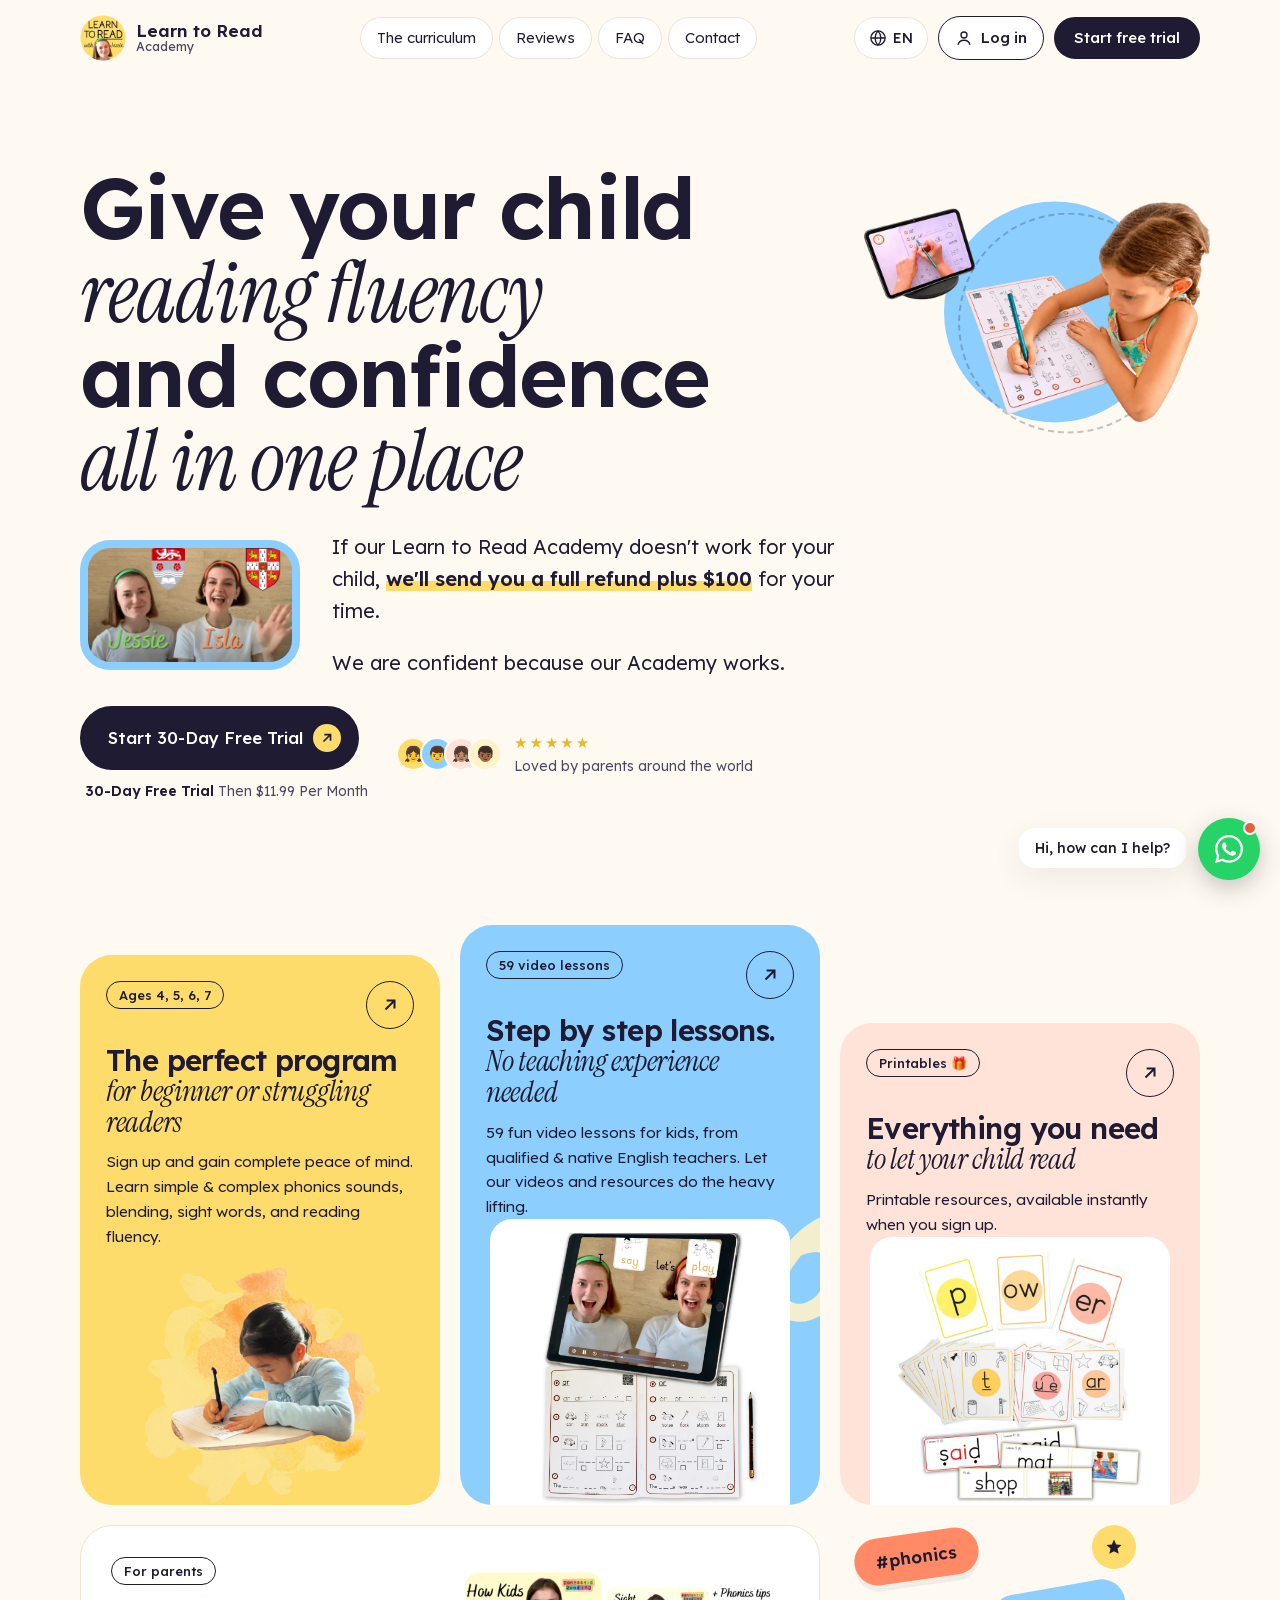
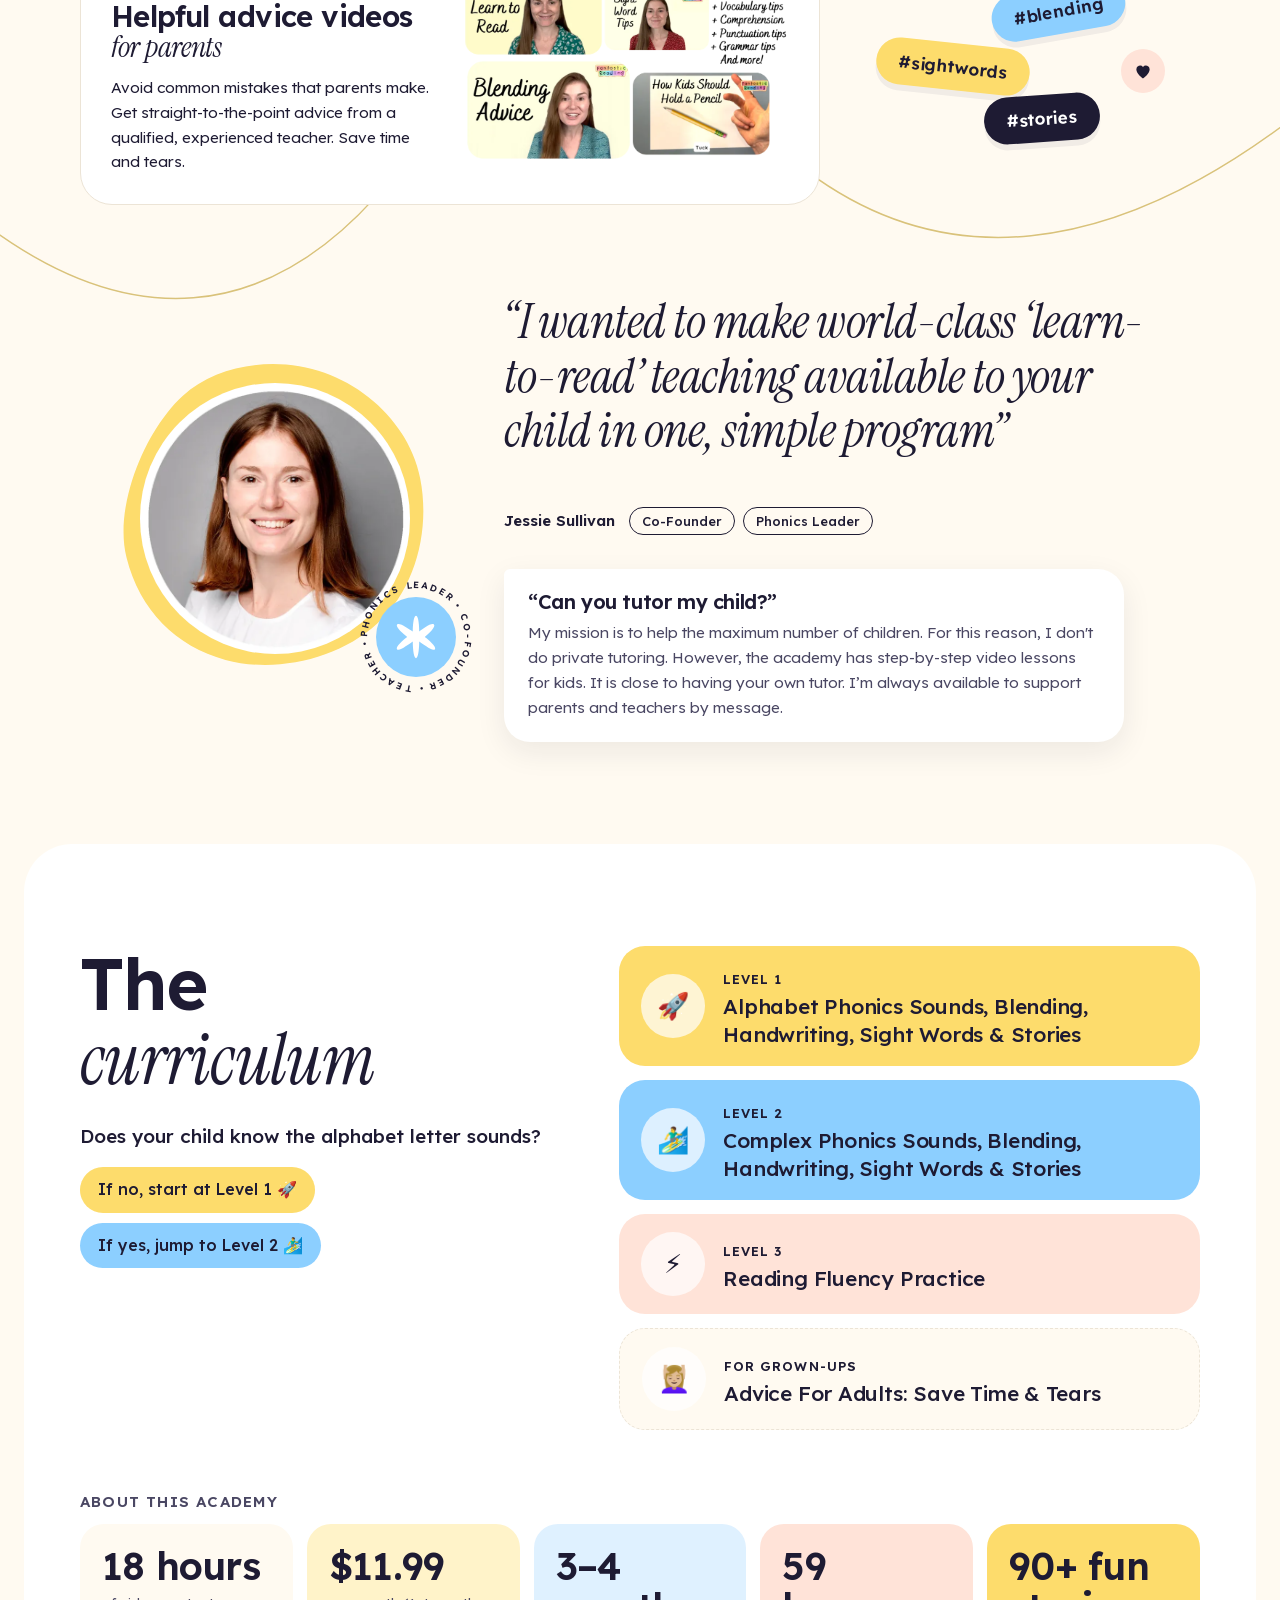
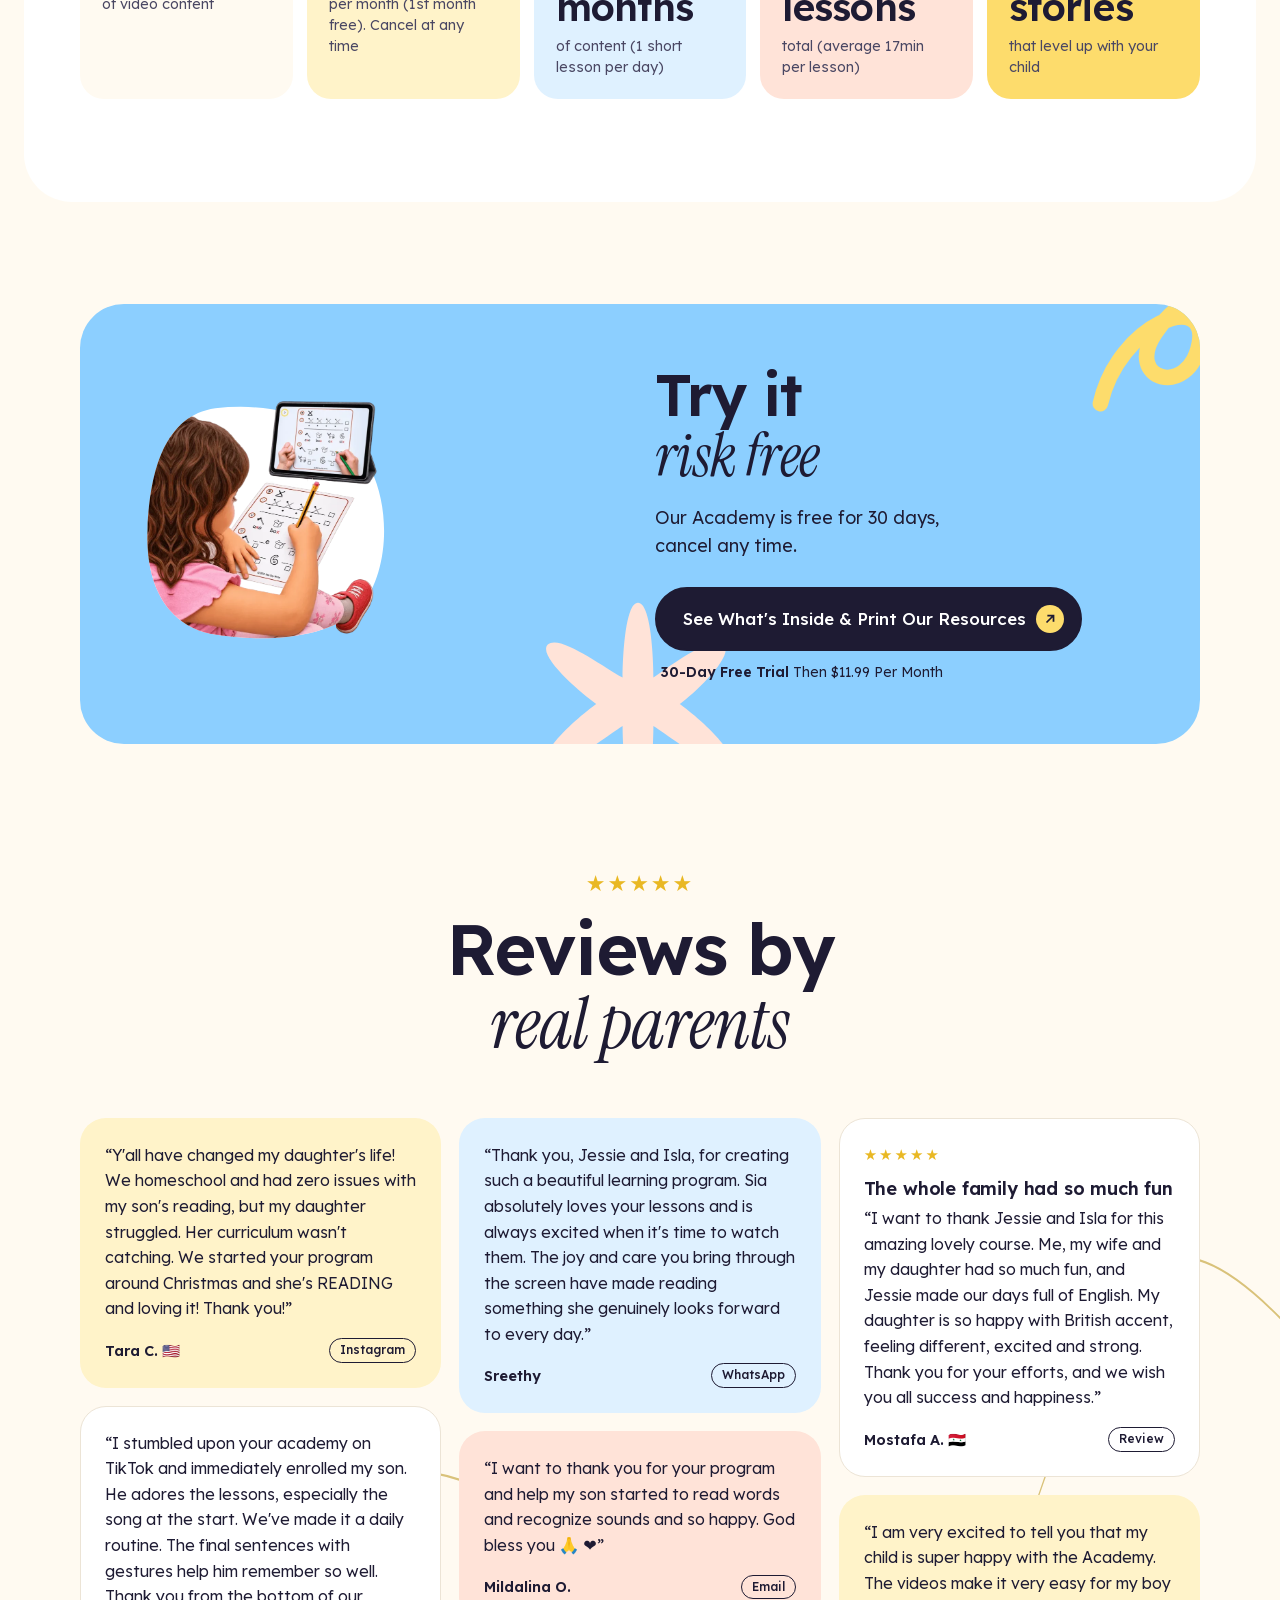
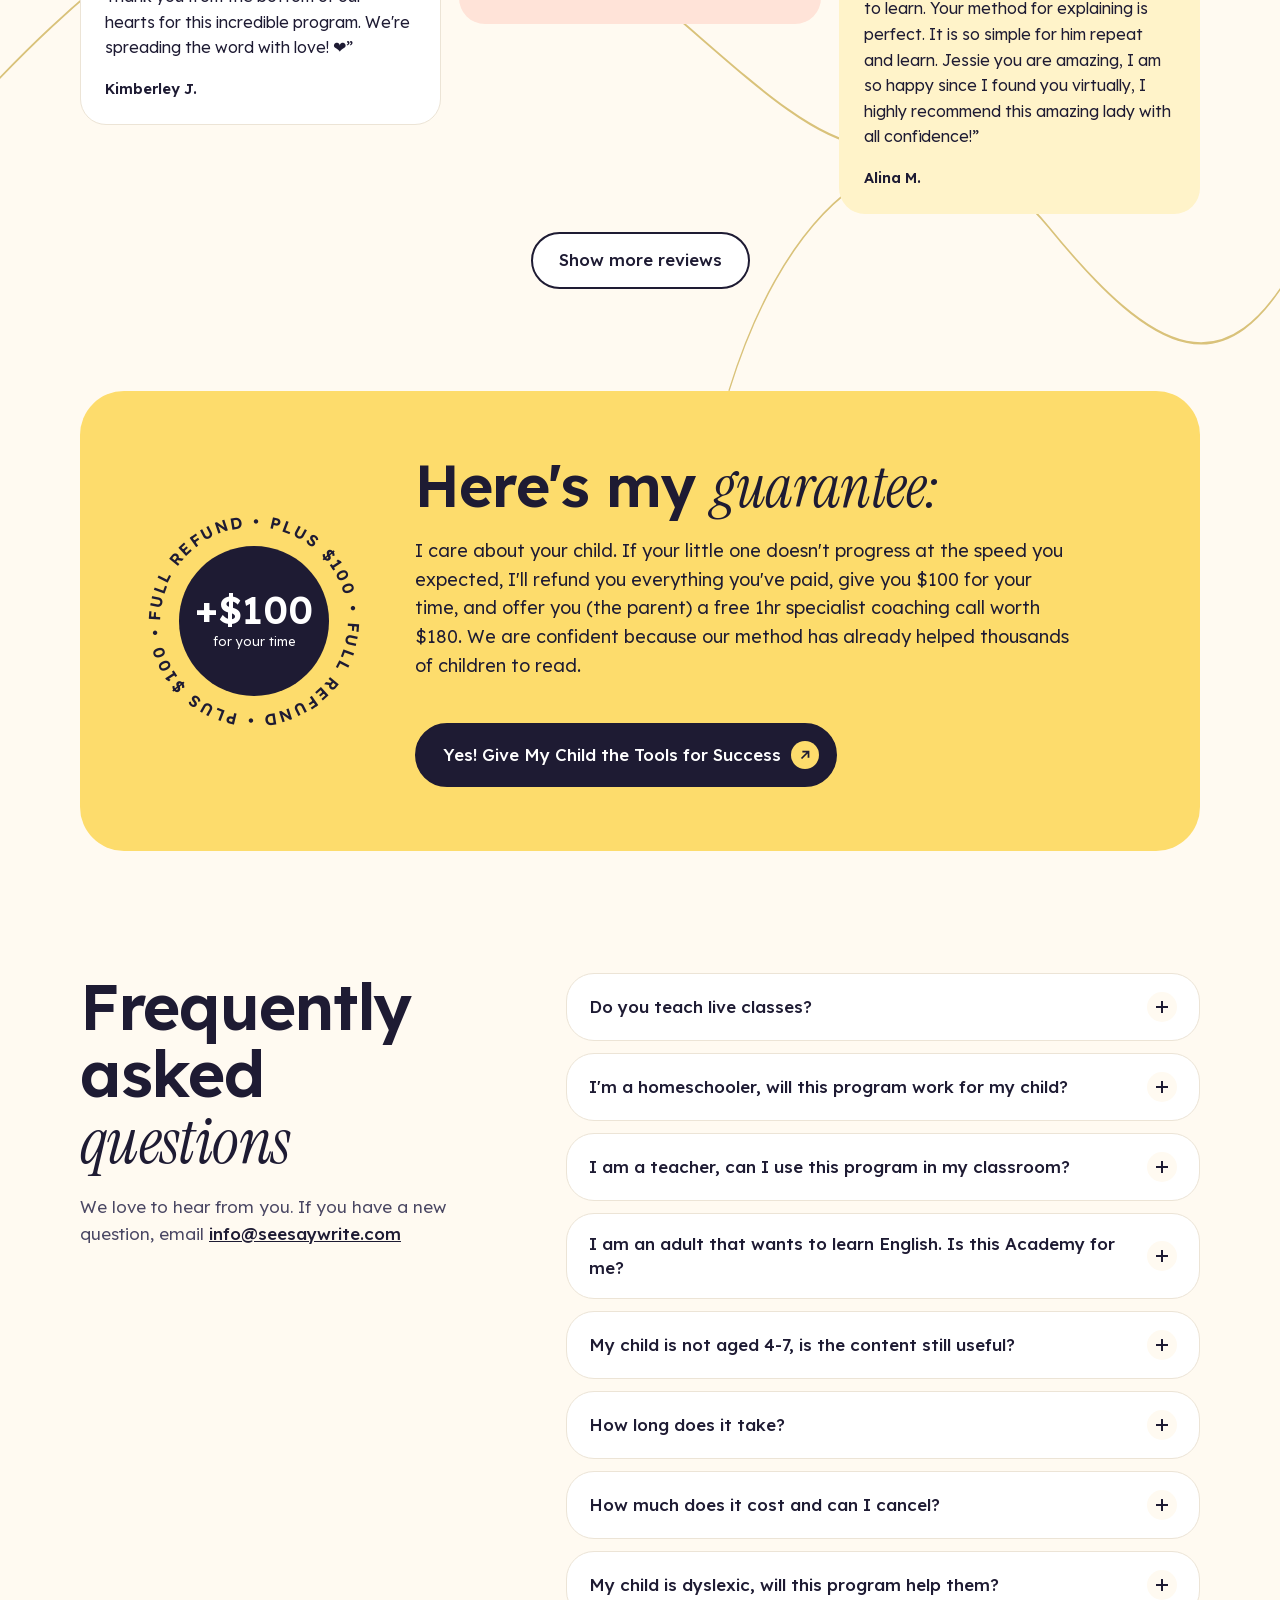
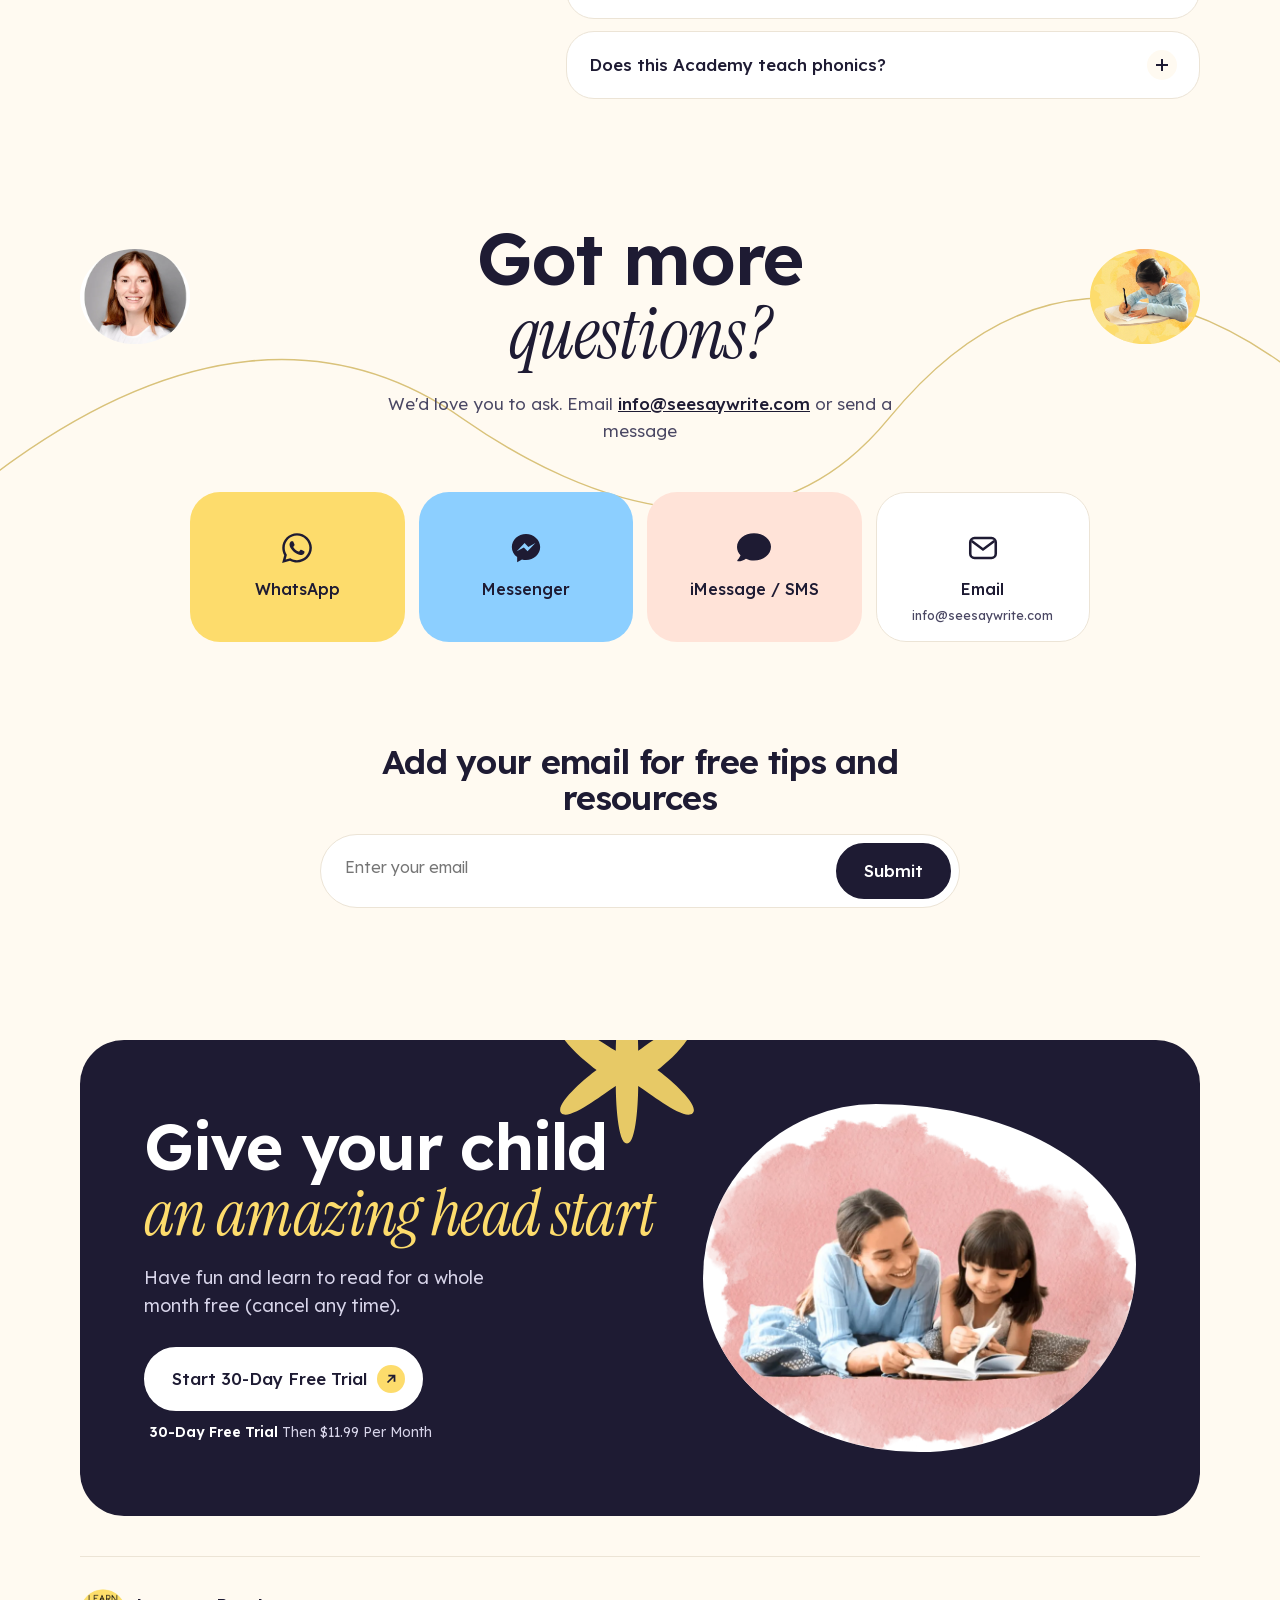
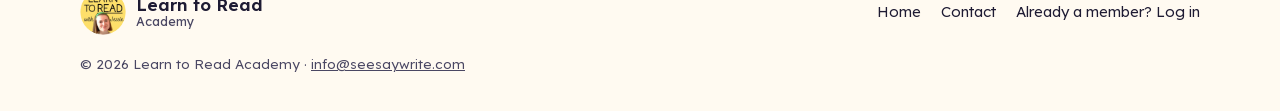
<file: index.html>
<!doctype html>
<html lang="en" dir="ltr">
<head>
  <meta charset="utf-8">
  <meta name="viewport" content="width=device-width, initial-scale=1, viewport-fit=cover">
  <title>The Learn to Read Academy | Learn to read with Jessie</title>
  <meta name="description" content="Give your child reading fluency and confidence all in one place. Step by step phonics video lessons for ages 4–7. 30-day free trial.">
  <link rel="canonical" href="https://www.learntoreadacademy.com/">
  <meta property="og:type" content="website">
  <meta property="og:site_name" content="Learn to Read Academy">
  <meta property="og:url" content="https://www.learntoreadacademy.com/">
  <meta property="og:title" content="The Learn to Read Academy">
  <meta property="og:description" content="Give your child reading fluency and confidence all in one place. 30-day free trial.">
  <meta property="og:image" content="https://www.learntoreadacademy.com/assets/img/og.png">
  <meta name="twitter:card" content="summary_large_image">
  <meta name="theme-color" content="#fddc6c">
  <link rel="icon" href="favicon.ico" sizes="any">
  <link rel="icon" href="assets/favicon-32.png" type="image/png" sizes="32x32">
  <link rel="icon" href="assets/favicon-64.png" type="image/png" sizes="64x64">
  <link rel="apple-touch-icon" href="assets/img/logo-180.png">

  <link rel="preconnect" href="https://fonts.googleapis.com">
  <link rel="preconnect" href="https://fonts.gstatic.com" crossorigin>
  <link rel="preload" href="assets/fonts/lexend-latin.woff2" as="font" type="font/woff2" crossorigin>
  <link rel="preload" href="assets/fonts/instrument-serif-latin-italic.woff2" as="font" type="font/woff2" crossorigin>
  <link rel="stylesheet" href="assets/css/fonts.css">
  <script>
    /* Hide the big headline for a moment until its fonts are ready, so it doesn't jump (max 1.2s). */
    (function () {
      var d = document.documentElement;
      if (!document.fonts || !document.fonts.load) return;
      d.classList.add("fonts-loading");
      var done = function () { d.classList.remove("fonts-loading"); };
      Promise.all([document.fonts.load('600 40px "Lexend"'), document.fonts.load('italic 400 40px "Instrument Serif"')]).then(done, done);
      setTimeout(done, 1200);
    })();
  </script>
  <link rel="stylesheet" href="assets/css/style.css">

  <script type="application/ld+json">
  {
    "@context": "https://schema.org",
    "@type": "Course",
    "name": "The Learn to Read Academy",
    "description": "Step by step phonics video lessons for beginner or struggling readers aged 4 to 7.",
    "provider": { "@type": "Organization", "name": "Learn to Read Academy", "sameAs": "https://www.learntoreadacademy.com" },
    "inLanguage": "en"
  }
  </script>

  <!-- Tolstoy video pop-up (same app key as on Thinkific) -->
  <script>window.tolstoyAppKey = "fcb0cee2-aa79-4c40-9593-32331de65729";</script>
  <script type="module" async src="https://widget.gotolstoy.com/we/widget.js"></script>
  <script type="text/javascript" nomodule async src="https://widget.gotolstoy.com/widget/widget.js"></script>
  <script type="module" src="https://play.gotolstoy.com/widget-v2/widget.js"></script>

  <script src="assets/js/i18n.js"></script>
</head>
<body>
  <a class="skip-link" href="#main" data-i18n="nav.skip">Skip to main content</a>

  <!-- ===================== HEADER ===================== -->
  <header class="site-header" id="top">
    <div class="wrap header-row">
      <a class="brand" href="./" aria-label="Learn to Read Academy, home">
        <img src="assets/img/logo.webp" alt="" width="46" height="46">
        <span class="brand-text">Learn to Read<small>Academy</small></span>
      </a>

      <nav class="main-nav" aria-label="Main">
        <a href="#curriculum" data-i18n="nav.curriculum">The curriculum</a>
        <a href="#reviews" data-i18n="nav.reviews">Reviews</a>
        <a href="#faq" data-i18n="nav.faq">FAQ</a>
        <a href="contact/" data-i18n="nav.contact">Contact</a>
      </nav>

      <div class="header-actions">
        <div class="lang" data-lang-picker>
          <button class="lang-btn" type="button" aria-haspopup="true" aria-expanded="false" aria-label="Change language">
            <svg viewBox="0 0 24 24" fill="none" stroke="currentColor" stroke-width="1.8" aria-hidden="true"><circle cx="12" cy="12" r="9.5"/><path d="M2.5 12h19M12 2.5c2.6 2.8 3.9 6 3.9 9.5s-1.3 6.7-3.9 9.5c-2.6-2.8-3.9-6-3.9-9.5s1.3-6.7 3.9-9.5z"/></svg>
            <span data-lang-current>EN</span>
          </button>
          <ul class="lang-menu" role="menu"></ul>
        </div>
        <a class="login-link" href="https://learntoreadacademy.thinkific.com/courses/take/learntoread" title="Already a member? Log in to your lessons">
          <svg viewBox="0 0 24 24" fill="none" stroke="currentColor" stroke-width="1.8" aria-hidden="true"><circle cx="12" cy="8" r="4"/><path d="M4 21c1.2-4 4.3-6 8-6s6.8 2 8 6"/></svg>
          <span data-i18n="nav.login">Log in</span>
        </a>
        <a class="btn btn-primary btn-sm btn-trial-header" href="https://learntoreadacademy.thinkific.com/cart/add_product/2456921?price_id=3251077" data-i18n="nav.trial">Start free trial</a>
        <button class="menu-toggle" type="button" aria-expanded="false" aria-controls="drawer" aria-label="Menu">
          <svg viewBox="0 0 24 24" fill="none" stroke="currentColor" stroke-width="2" stroke-linecap="round" aria-hidden="true"><path d="M4 7h16M4 12h16M4 17h10"/></svg>
        </button>
      </div>
    </div>
    <div class="drawer" id="drawer">
      <nav aria-label="Mobile">
        <a href="#curriculum" data-i18n="nav.curriculum">The curriculum</a>
        <a href="#reviews" data-i18n="nav.reviews">Reviews</a>
        <a href="#faq" data-i18n="nav.faq">FAQ</a>
        <a href="contact/" data-i18n="nav.contact">Contact</a>
        <a href="https://learntoreadacademy.thinkific.com/courses/take/learntoread" data-i18n="nav.loginLong">Already a member? Log in</a>
      </nav>
      <a class="btn btn-primary" href="https://learntoreadacademy.thinkific.com/cart/add_product/2456921?price_id=3251077" data-i18n="cta.trial">Start 30-Day Free Trial</a>
    </div>
  </header>

  <main id="main">
    <!-- ===================== HERO ===================== -->
    <section class="hero">
      <div class="wrap">
        <div class="hero-grid">
          <h1><span data-i18n-html="hero.title"><span class="line">Give your child</span> <span class="line"><em>reading fluency</em></span> <span class="line">and confidence</span> <span class="line"><em>all in one place</em></span></span></h1>
          <div class="hero-side">
            <div class="hero-pic"><img src="assets/img/hero-girl-tablet.webp?v=2" alt="A girl copying a worksheet while watching the lesson on a tablet" width="940" height="598" fetchpriority="high"></div>
          </div>
        </div>

        <div class="hero-intro">
          <div class="vsl-pill photo-only">
            <span class="inner"><img src="assets/img/jessie-isla.webp" alt="Jessie and Isla, your child's reading teachers" width="900" height="531"></span>
          </div>
          <div class="lead">
            <p data-i18n-html="hero.guarantee">If our Learn to Read Academy doesn't work for your child, <strong>we'll send you a full refund plus $100</strong> for your time.</p>
            <p data-i18n="hero.confident">We are confident because our Academy works.</p>
          </div>
        </div>

        <div class="hero-cta">
          <div class="cta-block">
            <a class="btn btn-primary" href="https://learntoreadacademy.thinkific.com/cart/add_product/2456921?price_id=3251077">
              <span data-i18n="cta.trial">Start 30-Day Free Trial</span>
              <span class="arrow" aria-hidden="true"><svg viewBox="0 0 16 16" fill="none" stroke="currentColor" stroke-width="2"><path d="M4 12L12 4M5 4h7v7"/></svg></span>
            </a>
            <span class="cta-note" data-i18n-html="cta.price"><strong>30-Day Free Trial</strong> Then $11.99 Per Month</span>
          </div>
          <div class="trust">
            <div class="faces" aria-hidden="true"><span style="background:var(--sun)">👧</span><span style="background:var(--sky)">👦</span><span style="background:var(--coral-pale)">👧🏽</span><span style="background:var(--sun-pale)">👦🏾</span></div>
            <div><span class="stars" aria-label="5 stars">★★★★★</span><br><span data-i18n="hero.trust">Loved by parents around the world</span></div>
          </div>
        </div>
      </div>
    </section>

    <!-- ===================== FEATURES ===================== -->
    <section class="features" aria-label="What you get">
      <div class="wrap">
        <div class="cards">
          <article class="card card-sun">
            <div class="card-top">
              <span class="pill" data-i18n="cards.c1.pill">Ages 4, 5, 6, 7</span>
              <a class="circle-link" href="https://learntoreadacademy.thinkific.com/cart/add_product/2456921?price_id=3251077" aria-label="Start 30-Day Free Trial"><svg viewBox="0 0 16 16" fill="none" stroke="currentColor" stroke-width="1.8"><path d="M4 12L12 4M5 4h7v7"/></svg></a>
            </div>
            <div class="card-body">
              <h3 data-i18n-html="cards.c1.title">The perfect program <em>for beginner or struggling readers</em></h3>
              <p data-i18n="cards.c1.text">Sign up and gain complete peace of mind. Learn simple &amp; complex phonics sounds, blending, sight words, and reading fluency.</p>
            </div>
            <div class="card-img"><img src="assets/img/girl-writing.webp" alt="A girl practising her writing" width="300" height="300" loading="lazy" style="width:78%"></div>
          </article>

          <article class="card card-sky">
            <div class="card-top">
              <span class="pill" data-i18n="cards.c2.pill">59 video lessons</span>
              <a class="circle-link" href="https://learntoreadacademy.thinkific.com/cart/add_product/2456921?price_id=3251077" aria-label="Start 30-Day Free Trial"><svg viewBox="0 0 16 16" fill="none" stroke="currentColor" stroke-width="1.8"><path d="M4 12L12 4M5 4h7v7"/></svg></a>
            </div>
            <svg class="shape" viewBox="0 0 100 100" style="width:150px;inset-inline-end:-40px;bottom:150px;opacity:.9" aria-hidden="true"><path d="M8 92 C 22 30, 92 4, 84 46 S 26 74, 50 38 S 96 14, 98 4" fill="none" stroke="#fff3c9" stroke-width="12" stroke-linecap="round"/></svg>
            <div class="card-body">
              <h3 data-i18n-html="cards.c2.title">Step by step lessons. <em>No teaching experience needed</em></h3>
              <p data-i18n="cards.c2.text">59 fun video lessons for kids, from qualified &amp; native English teachers. Let our videos and resources do the heavy lifting.</p>
            </div>
            <div class="card-img framed"><img src="assets/img/product-ipad.webp" alt="A video lesson on an iPad with a printable workbook" width="320" height="320" loading="lazy" style="width:86%"></div>
          </article>

          <article class="card card-coral">
            <div class="card-top">
              <span class="pill" data-i18n="cards.c3.pill">Printables 🎁</span>
              <a class="circle-link" href="https://learntoreadacademy.thinkific.com/cart/add_product/2456921?price_id=3251077" aria-label="Start 30-Day Free Trial"><svg viewBox="0 0 16 16" fill="none" stroke="currentColor" stroke-width="1.8"><path d="M4 12L12 4M5 4h7v7"/></svg></a>
            </div>
            <div class="card-body">
              <h3 data-i18n-html="cards.c3.title">Everything you need <em>to let your child read</em></h3>
              <p data-i18n="cards.c3.text">Printable resources, available instantly when you sign up.</p>
            </div>
            <div class="card-img framed"><img src="assets/img/printables.webp" alt="Printable phonics flashcards" width="300" height="280" loading="lazy" style="width:82%"></div>
          </article>

          <article class="card card-wide">
            <div class="card-body">
              <span class="pill" data-i18n="cards.c4.pill">For parents</span>
              <h3 data-i18n-html="cards.c4.title">Helpful advice videos <em>for parents</em></h3>
              <p data-i18n="cards.c4.text">Avoid common mistakes that parents make. Get straight-to-the-point advice from a qualified, experienced teacher. Save time and tears.</p>
            </div>
            <div class="card-img"><img src="assets/img/parent-videos.webp" alt="Advice videos for parents from Jessie" width="460" height="270" loading="lazy"></div>
          </article>

          <div class="tags-panel" aria-hidden="true">
            <div class="tag-cloud">
              <span class="tag" style="background:var(--coral);top:8px;inset-inline-start:4%;transform:rotate(-8deg)" data-i18n="tags.phonics">#phonics</span>
              <span class="tag" style="background:var(--sky);top:62px;inset-inline-start:42%;transform:rotate(-10deg)" data-i18n="tags.blending">#blending</span>
              <span class="tag" style="background:var(--sun);top:118px;inset-inline-start:10%;transform:rotate(6deg)" data-i18n="tags.sight">#sightwords</span>
              <span class="tag" style="background:var(--ink);color:#fff;top:170px;inset-inline-start:40%;transform:rotate(-4deg)" data-i18n="tags.stories">#stories</span>
              <span class="dot" style="background:var(--sun);top:0;inset-inline-start:70%"><svg viewBox="0 0 24 24"><path d="M12 3l2.6 6 6.4.6-4.8 4.3 1.4 6.3L12 17l-5.6 3.2 1.4-6.3L3 9.6 9.4 9z" fill="#1e1b33"/></svg></span>
              <span class="dot" style="background:var(--coral-pale);top:124px;inset-inline-start:78%"><svg viewBox="0 0 24 24"><path d="M12 21s-8-5-8-11a4.5 4.5 0 0 1 8-2.8A4.5 4.5 0 0 1 20 10c0 6-8 11-8 11z" fill="#1e1b33"/></svg></span>
            </div>
          </div>
        </div>
      </div>
    </section>

    <!-- ===================== JESSIE ===================== -->
    <section class="section bridge-thread" style="padding-top:20px" aria-label="A word from Jessie">
      <svg class="thread" viewBox="0 0 1440 500" preserveAspectRatio="none" aria-hidden="true"><path transform="rotate(180 720 250)" d="M-20 260 C 200 120, 380 120, 520 200 S 860 340, 1000 200 S 1300 60, 1460 160"/></svg>
      <div class="wrap">
        <div class="quote-wrap">
          <div class="quote-photo">
            <svg class="blob" viewBox="0 0 200 200" aria-hidden="true"><path fill="#fddc6c" d="M44 26c22-20 58-24 86-14s52 34 58 64-2 66-26 88-62 30-92 22S18 156 10 124 22 46 44 26z"/></svg>
            <img src="assets/img/jessie.webp" alt="Jessie Sullivan" width="300" height="300" loading="lazy">
            <div class="badge-rotate" aria-hidden="true">
              <svg class="ring" viewBox="0 0 150 150"><defs><path id="ringB" d="M75,75 m-61,0 a61,61 0 1,1 122,0 a61,61 0 1,1 -122,0"/></defs><text><textPath href="#ringB" textLength="380">Phonics leader • Co-founder • Teacher •</textPath></text></svg>
              <div class="core"><svg viewBox="0 0 100 100" width="46" height="46"><path d="M50 4c6 0 7 26 7 34 7-5 27-20 32-15s-13 22-20 27c7 5 27 22 22 27s-26-12-34-17c0 8-1 36-7 36s-7-28-7-36c-8 5-29 22-34 17s15-22 22-27C24 45 4 28 9 23s25 10 34 15c0-8 1-34 7-34z" fill="#fff"/></svg></div>
            </div>
          </div>
          <div>
            <blockquote>
              <p data-i18n="quote.text">“I wanted to make world-class ‘learn-to-read’ teaching available to your child in one, simple program”</p>
              <footer><strong>Jessie Sullivan</strong><span class="pill" data-i18n="quote.role1">Co-Founder</span><span class="pill" data-i18n="quote.role2">Phonics Leader</span></footer>
            </blockquote>
            <div class="bubble-card">
              <h3 data-i18n="tutor.q">“Can you tutor my child?”</h3>
              <p data-i18n="tutor.a">My mission is to help the maximum number of children. For this reason, I don't do private tutoring. However, the academy has step-by-step video lessons for kids. It is close to having your own tutor. I’m always available to support parents and teachers by message.</p>
            </div>
          </div>
        </div>
      </div>
    </section>

    <!-- ===================== CURRICULUM ===================== -->
    <section class="section curriculum" id="curriculum">
      <div class="wrap">
        <div class="curr-grid">
          <div>
            <div class="section-head start">
              <h2 data-i18n-html="curr.title">The <em>curriculum</em></h2>
            </div>
            <p class="choose" data-i18n="curr.question">Does your child know the alphabet letter sounds?</p>
            <div class="choose-chips">
              <span style="background:var(--sun)" data-i18n="curr.no">If no, start at Level 1 🚀</span>
              <span style="background:var(--sky)" data-i18n="curr.yes">If yes, jump to Level 2 🏄‍♂️</span>
            </div>
          </div>
          <ol class="levels" style="list-style:none;margin:0;padding:0">
            <li class="level level-1"><span class="emoji" aria-hidden="true">🚀</span><div><span class="lvl" data-i18n="curr.l1.tag">Level 1</span><h3 data-i18n="curr.l1">Alphabet Phonics Sounds, Blending, Handwriting, Sight Words &amp; Stories</h3></div></li>
            <li class="level level-2"><span class="emoji" aria-hidden="true">🏄‍♂️</span><div><span class="lvl" data-i18n="curr.l2.tag">Level 2</span><h3 data-i18n="curr.l2">Complex Phonics Sounds, Blending, Handwriting, Sight Words &amp; Stories</h3></div></li>
            <li class="level level-3"><span class="emoji" aria-hidden="true">⚡️</span><div><span class="lvl" data-i18n="curr.l3.tag">Level 3</span><h3 data-i18n="curr.l3">Reading Fluency Practice</h3></div></li>
            <li class="level level-4"><span class="emoji" aria-hidden="true">💆🏼‍♀️</span><div><span class="lvl" data-i18n="curr.l4.tag">For grown-ups</span><h3 data-i18n="curr.l4">Advice For Adults: Save Time &amp; Tears</h3></div></li>
          </ol>
        </div>

        <h3 class="stats-title" style="margin-top:clamp(40px,5vw,64px)" data-i18n="about.title">About this Academy</h3>
        <div class="stats" style="margin-top:0">
          <div class="stat"><b data-i18n="about.s1.big">18 hours</b><span data-i18n="about.s1.small">of video content</span></div>
          <div class="stat" style="background:var(--sun-pale)"><b data-i18n="about.s2.big">$11.99</b><span data-i18n="about.s2.small">per month (1st month free). Cancel at any time</span></div>
          <div class="stat" style="background:var(--sky-pale)"><b data-i18n="about.s3.big">3–4 months</b><span data-i18n="about.s3.small">of content (1 short lesson per day)</span></div>
          <div class="stat" style="background:var(--coral-pale)"><b data-i18n="about.s4.big">59 lessons</b><span data-i18n="about.s4.small">total (average 17min per lesson)</span></div>
          <div class="stat" style="background:var(--sun)"><b data-i18n="about.s5.big">90+ fun stories</b><span data-i18n="about.s5.small">that level up with your child</span></div>
        </div>
      </div>
    </section>

    <!-- ===================== RISK-FREE BANNER ===================== -->
    <section class="section">
      <div class="wrap">
        <div class="banner">
          <svg class="shape" viewBox="0 0 100 100" style="width:220px;inset-inline-start:40%;bottom:-70px" aria-hidden="true"><path d="M50 4c6 0 7 26 7 34 7-5 27-20 32-15s-13 22-20 27c7 5 27 22 22 27s-26-12-34-17c0 8-1 36-7 36s-7-28-7-36c-8 5-29 22-34 17s15-22 22-27C24 45 4 28 9 23s25 10 34 15c0-8 1-34 7-34z" fill="#ffe3d8"/></svg>
          <svg class="shape" viewBox="0 0 100 100" style="width:130px;inset-inline-end:-20px;top:-20px" aria-hidden="true"><path d="M8 92 C 22 30, 92 4, 84 46 S 26 74, 50 38 S 96 14, 98 4" fill="none" stroke="#fddc6c" stroke-width="12" stroke-linecap="round"/></svg>
          <div class="banner-img">
            <div class="mask cutout-mask"><img src="assets/img/girl-tablet-worksheet.webp?v=3" alt="A girl copying a worksheet onto paper while watching the same lesson on a tablet" width="734" height="717" loading="lazy" decoding="async"></div>
          </div>
          <div>
            <h2 data-i18n-html="risk.title">Try it <em>risk free</em></h2>
            <p data-i18n="risk.text">Our Academy is free for 30 days, cancel any time.</p>
            <div class="cta-block">
              <a class="btn btn-primary" href="https://learntoreadacademy.thinkific.com/cart/add_product/2456921?price_id=3251077">
                <span data-i18n="risk.cta">See What's Inside &amp; Print Our Resources</span>
                <span class="arrow" aria-hidden="true"><svg viewBox="0 0 16 16" fill="none" stroke="currentColor" stroke-width="2"><path d="M4 12L12 4M5 4h7v7"/></svg></span>
              </a>
              <span class="cta-note" data-i18n-html="cta.price"><strong>30-Day Free Trial</strong> Then $11.99 Per Month</span>
            </div>
          </div>
        </div>
      </div>
    </section>

    <!-- ===================== REVIEWS ===================== -->
    <section class="section has-thread" id="reviews" style="padding-top:20px">
      <svg class="thread" viewBox="0 0 1440 700" preserveAspectRatio="none" aria-hidden="true"><path d="M-20 520 C 220 380, 420 340, 640 420 S 1000 640, 1120 470 S 1260 180, 1460 300"/><path d="M820 700 C 900 560, 1060 520, 1180 600 S 1380 700, 1460 620"/></svg>
      <div class="wrap">
        <div class="section-head">
          <span class="stars" style="font-size:22px" aria-label="5 stars">★★★★★</span>
          <h2 data-i18n-html="reviews.title" style="margin-top:10px">Reviews by <em>real parents</em></h2>
        </div>

        <div class="reviews-grid" id="reviewsGrid">
          <article class="review">
            <p>“Y'all have changed my daughter's life! We homeschool and had zero issues with my son's reading, but my daughter struggled. Her curriculum wasn't catching. We started your program around Christmas and she's READING and loving it! Thank you!”</p>
            <footer><strong>Tara C. 🇺🇸</strong><span class="pill via">Instagram</span></footer>
          </article>
          <article class="review">
            <p>“I stumbled upon your academy on TikTok and immediately enrolled my son. He adores the lessons, especially the song at the start. We've made it a daily routine. The final sentences with gestures help him remember so well. Thank you from the bottom of our hearts for this incredible program. We're spreading the word with love! ❤️”</p>
            <footer><strong>Kimberley J.</strong></footer>
          </article>
          <article class="review">
            <p>“Thank you, Jessie and Isla, for creating such a beautiful learning program. Sia absolutely loves your lessons and is always excited when it's time to watch them. The joy and care you bring through the screen have made reading something she genuinely looks forward to every day.”</p>
            <footer><strong>Sreethy</strong><span class="pill via">WhatsApp</span></footer>
          </article>
          <article class="review">
            <p>“I want to thank you for your program and help my son started to read words and recognize sounds and so happy. God bless you 🙏 ❤️”</p>
            <footer><strong>Mildalina O.</strong><span class="pill via">Email</span></footer>
          </article>
          <article class="review">
            <span class="stars" aria-label="5 stars">★★★★★</span>
            <h3>The whole family had so much fun</h3>
            <p>“I want to thank Jessie and Isla for this amazing lovely course. Me, my wife and my daughter had so much fun, and Jessie made our days full of English. My daughter is so happy with British accent, feeling different, excited and strong. Thank you for your efforts, and we wish you all success and happiness.”</p>
            <footer><strong>Mostafa A. 🇸🇾</strong><span class="pill via">Review</span></footer>
          </article>
          <article class="review">
            <p>“I am very excited to tell you that my child is super happy with the Academy. The videos make it very easy for my boy to learn. Your method for explaining is perfect. It is so simple for him repeat and learn. Jessie you are amazing, I am so happy since I found you virtually, I highly recommend this amazing lady with all confidence!”</p>
            <footer><strong>Alina M.</strong></footer>
          </article>
        </div>
        <div class="reviews-grid reviews-extra">
          <article class="review extra">
            <p>“I'm a parent and find the content extremely valuable for my 6-year-old daughter, who isn't reading independently yet. The materials are fantastic and very engaging for her. She has been making really good progress after watching the videos. I would definitely recommend it to my friends and other mothers with young children.”</p>
            <footer><strong>Jacq</strong><span class="pill via">Email</span></footer>
          </article>
          <article class="review extra">
            <span class="stars" aria-label="5 stars">★★★★★</span>
            <h3>Excellent support for parents</h3>
            <p>“I was struggling with my toddler 😫 and found this amazing resource which changed my way of teaching and helped my child to develop her language skills.”</p>
            <footer><strong>Mariyam B.</strong><span class="pill via">Review</span></footer>
          </article>
          <article class="review extra">
            <p>“Very easy to use. Kids love it. Saw a difference in a month after using your content. All of the content is of a high standard. Highly recommend all of them.”</p>
            <footer><strong>Amith Harikaran</strong></footer>
          </article>
          <article class="review extra">
            <p>“We've only been using the program for a couple of weeks and he's already making so much progress. Amazing value for money!”</p>
            <footer><strong>Feroz Khan</strong></footer>
          </article>
          <article class="review extra">
            <p>“Hello from Italy! 🇮🇹 I got your course for my 4 year old daughter. It is amazing! She is learning so much and she loves to watch Jessie and Isla every day.”</p>
            <footer><strong>Zia Ullah</strong></footer>
          </article>
          <article class="review extra">
            <p>“I love these videos! They are short, straight to the point, and very interesting. They teach kids about phonics, letters sounds. They are fun and it's a great excuse to let your child watch videos!”</p>
            <footer><strong>Reema</strong></footer>
          </article>
          <article class="review extra">
            <p>“These little lessons have done wonders for our daughters introduction to phonics, she engages so well with the lessons, they are really helping her get the hang of reading.”</p>
            <footer><strong>Stephen Dale</strong></footer>
          </article>
          <article class="review extra">
            <p>“Its one of the most awesome printables and very easy for the kids to follow. Im very happy to stumble upon Jessie. What more can a mother ask from the teacher. These ladies are my kids guru. Respect to them.”</p>
            <footer><strong>Arthie Viswanathan</strong></footer>
          </article>
          <article class="review extra">
            <p>“Super! A fun way to learn to read in English … (for my son and me)”</p>
            <footer><strong>Silvia Pereda</strong></footer>
          </article>
          <article class="review extra">
            <p>“Suitable for all - I love how you have the option to rewatch or watch specific target videos for sounds that need revision.”</p>
            <footer><strong>Literacy charity coordinator</strong></footer>
          </article>
          <article class="review extra">
            <p>“I have learnt so much about phonics, I feel much better to support my children to read and write.”</p>
            <footer><strong>Emily</strong></footer>
          </article>
          <article class="review extra">
            <p>“As a parent, these phonics videos are really easy to use. It is reassuring to know my son is now receiving the phonics support he needs to start to read and write.”</p>
            <footer><strong>Ming</strong></footer>
          </article>
          <article class="review extra">
            <p>“Brilliant, super nice way of explanation! Easy catchy and just beautiful ❤️❤️”</p>
            <footer><strong>Elisa</strong></footer>
          </article>
        </div>
        <div class="reviews-more">
          <button class="btn btn-light" type="button" id="moreReviews" aria-controls="reviewsGrid" aria-expanded="false" data-i18n="reviews.more">Show more reviews</button>
        </div>
        <p class="reviews-note" data-i18n="reviews.note" hidden>Reviews are shown in their original language.</p>
      </div>
    </section>

    <!-- ===================== GUARANTEE ===================== -->
    <section class="section" style="padding-top:0">
      <div class="wrap">
        <div class="guarantee">
          <div class="seal" aria-hidden="true">
            <svg class="ring" viewBox="0 0 150 150"><defs><path id="ringC" d="M75,75 m-64,0 a64,64 0 1,1 128,0 a64,64 0 1,1 -128,0"/></defs><text style="font-size:11px;font-weight:600;letter-spacing:.2em;fill:#1e1b33;font-family:Lexend,sans-serif"><textPath href="#ringC" textLength="398">FULL REFUND • PLUS $100 • FULL REFUND • PLUS $100 •</textPath></text></svg>
            <div class="core"><div><b>+$100</b><span data-i18n="guarantee.seal">for your time</span></div></div>
          </div>
          <div>
            <h2 data-i18n-html="guarantee.title">Here's my <em>guarantee:</em></h2>
            <p data-i18n="guarantee.text">I care about your child. If your little one doesn't progress at the speed you expected, I'll refund you everything you've paid, give you $100 for your time, and offer you (the parent) a free 1hr specialist coaching call worth $180. We are confident because our method has already helped thousands of children to read.</p>
            <a class="btn btn-primary" href="https://learntoreadacademy.thinkific.com/cart/add_product/2456921?price_id=3251077">
              <span data-i18n="guarantee.cta">Yes! Give My Child the Tools for Success</span>
              <span class="arrow" aria-hidden="true"><svg viewBox="0 0 16 16" fill="none" stroke="currentColor" stroke-width="2"><path d="M4 12L12 4M5 4h7v7"/></svg></span>
            </a>
          </div>
        </div>
      </div>
    </section>

    <!-- ===================== FAQ ===================== -->
    <section class="section" id="faq" style="padding-top:20px">
      <div class="wrap faq-grid">
        <div class="section-head start">
          <h2 data-i18n-html="faq.title">Frequently asked <em>questions</em></h2>
          <p data-i18n-html="faq.sub">We love to hear from you. If you have a new question, email <a href="mailto:info@seesaywrite.com">info@seesaywrite.com</a></p>
        </div>
        <div class="faq-list">
          <details><summary><span data-i18n="faq.q1">Do you teach live classes?</span><span class="plus" aria-hidden="true"><svg viewBox="0 0 14 14" stroke="currentColor" stroke-width="2"><path d="M7 1v12M1 7h12"/></svg></span></summary><div class="answer" data-i18n="faq.a1">The academy includes pre-recorded, clear, step-by-step lessons only. When your child follows the steps, it is like having a 1 to 1 tutor.</div></details>
          <details><summary><span data-i18n="faq.q2">I'm a homeschooler, will this program work for my child?</span><span class="plus" aria-hidden="true"><svg viewBox="0 0 14 14" stroke="currentColor" stroke-width="2"><path d="M7 1v12M1 7h12"/></svg></span></summary><div class="answer" data-i18n="faq.a2">Our best reviews are from parents that homeschool their kids. That's because they follow the program consistently and watch my advice videos. If you're a homeschooler, I'm here for you!</div></details>
          <details><summary><span data-i18n="faq.q3">I am a teacher, can I use this program in my classroom?</span><span class="plus" aria-hidden="true"><svg viewBox="0 0 14 14" stroke="currentColor" stroke-width="2"><path d="M7 1v12M1 7h12"/></svg></span></summary><div class="answer" data-i18n="faq.a3">Many schools are using it as a low-cost phonics program. It requires no planning for teachers. Some schools use it for interventions. If you follow the program, your students will learn to read or we will give your money back.</div></details>
          <details><summary><span data-i18n="faq.q4">I am an adult that wants to learn English. Is this Academy for me?</span><span class="plus" aria-hidden="true"><svg viewBox="0 0 14 14" stroke="currentColor" stroke-width="2"><path d="M7 1v12M1 7h12"/></svg></span></summary><div class="answer" data-i18n="faq.a4">The content is made for kids. It is also aimed at beginner readers. However, several adults have used our content to learn to read English. Many parents who speak English as an additional language have improved their reading skills by watching the lessons with their kids. I recommend using the free trial to see if it is for you.</div></details>
          <details><summary><span data-i18n="faq.q5">My child is not aged 4-7, is the content still useful?</span><span class="plus" aria-hidden="true"><svg viewBox="0 0 14 14" stroke="currentColor" stroke-width="2"><path d="M7 1v12M1 7h12"/></svg></span></summary><div class="answer" data-i18n="faq.a5">If your child is aged 8-10 and they cannot yet read and write in English, this Academy is for them. If your child is dyslexic, please read my other FAQ. Children aged 10+ may find the content is too young for them. Children aged 3 have benefited from our academy, but this is a little younger than national averages.</div></details>
          <details><summary><span data-i18n="faq.q6">How long does it take?</span><span class="plus" aria-hidden="true"><svg viewBox="0 0 14 14" stroke="currentColor" stroke-width="2"><path d="M7 1v12M1 7h12"/></svg></span></summary><div class="answer" data-i18n="faq.a6">We recommend your child completes one short lesson every day at the same time (kids love routine and consistency). If you follow this advice, a complete beginner reader will complete the whole academy within 3–4 months. However, every child is different and it's normal to return to some old lessons for revision and practice. Younger children (aged 4) will need more revision than older children (aged 6).</div></details>
          <details><summary><span data-i18n="faq.q7">How much does it cost and can I cancel?</span><span class="plus" aria-hidden="true"><svg viewBox="0 0 14 14" stroke="currentColor" stroke-width="2"><path d="M7 1v12M1 7h12"/></svg></span></summary><div class="answer" data-i18n="faq.a7">The first month is free, then after that it is $11.99 per month until you cancel. You can cancel at any time. It is very easy, and if you have any problems, we will help you cancel straight away.</div></details>
          <details><summary><span data-i18n="faq.q8">My child is dyslexic, will this program help them?</span><span class="plus" aria-hidden="true"><svg viewBox="0 0 14 14" stroke="currentColor" stroke-width="2"><path d="M7 1v12M1 7h12"/></svg></span></summary><div class="answer" data-i18n="faq.a8">It is very likely to help, however the best strategies for dyslexic children are tailored and personalised. Studies show that early intervention and additional support is crucial for dyslexic children. The earlier the support, the more impactful it is. Meta-studies show that early phonemic awareness and phonics instruction often helps dyslexic learners overcome their language processing issues, especially those that aren't severely affected. Our Academy gives crucial phonics and phonemic awareness instruction.</div></details>
          <details><summary><span data-i18n="faq.q9">Does this Academy teach phonics?</span><span class="plus" aria-hidden="true"><svg viewBox="0 0 14 14" stroke="currentColor" stroke-width="2"><path d="M7 1v12M1 7h12"/></svg></span></summary><div class="answer" data-i18n="faq.a9">Yes, our method teaches phonics directly. Each new sound is introduced one at a time, alongside blending skills. Knowledge is built sequentially. The latest research advises that children are taught using a mix of phonics and sight words (the best of both worlds).</div></details>
        </div>
      </div>
    </section>

    <!-- ===================== TALK TO US ===================== -->
    <section class="section talk" style="padding-top:20px">
      <svg class="thread" viewBox="0 0 1440 500" preserveAspectRatio="none" aria-hidden="true"><path d="M-20 260 C 200 120, 380 120, 520 200 S 860 340, 1000 200 S 1300 60, 1460 160"/></svg>
      <div class="wrap">
        <div class="talk-head">
          <div class="face" style="background:var(--sky)"><img src="assets/img/jessie.webp" alt="" loading="lazy" width="110" height="96"></div>
          <div class="section-head">
            <h2 data-i18n-html="talk.title">Got more <em>questions?</em></h2>
          </div>
          <div class="face" style="background:var(--sun)"><img src="assets/img/girl-writing.webp" alt="" loading="lazy" width="110" height="96"></div>
        </div>
        <p class="talk-sub" data-i18n-html="talk.sub">We'd love you to ask. Email <a href="mailto:info@seesaywrite.com">info@seesaywrite.com</a> or send a message</p>
        <div class="tiles">
          <a class="tile tile-wa" href="https://wa.me/447386895248?text=Hello!" target="_blank" rel="noopener">
            <svg viewBox="0 0 448 512" aria-hidden="true"><path fill="#1e1b33" d="M380.9 97.1C339 55.1 283.2 32 223.9 32c-122.4 0-222 99.6-222 222 0 39.1 10.2 77.3 29.6 111L0 480l117.7-30.9c32.4 17.7 68.9 27 106.1 27h.1c122.3 0 224.1-99.6 224.1-222 0-59.3-25.2-115-67.1-157zm-157 341.6c-33.2 0-65.7-8.9-94-25.7l-6.7-4-69.8 18.3L72 359.2l-4.4-7c-18.5-29.4-28.2-63.3-28.2-98.2 0-101.7 82.8-184.5 184.6-184.5 49.3 0 95.6 19.2 130.4 54.1 34.8 34.9 56.2 81.2 56.1 130.5 0 101.8-84.9 184.6-186.6 184.6zm101.2-138.2c-5.5-2.8-32.8-16.2-37.9-18-5.1-1.9-8.8-2.8-12.5 2.8-3.7 5.6-14.3 18-17.6 21.8-3.2 3.7-6.5 4.2-12 1.4-5.5-2.8-23.2-8.5-44.2-27.1-16.4-14.6-27.4-32.7-30.6-38.1-3.2-5.5-.3-8.4 2.4-11.2 2.5-2.5 5.5-6.4 8.3-9.6 2.8-3.2 3.7-5.5 5.5-9.3 1.9-3.7 1-6.9-.5-9.7-1.4-2.8-12.5-30.1-17.1-41.2-4.5-10.8-9.1-9.3-12.5-9.5-3.2-.2-6.9-.2-10.6-.2-3.7 0-9.7 1.4-14.8 6.9-5.1 5.6-19.4 19-19.4 46.3 0 27.3 19.9 53.7 22.6 57.4 2.8 3.7 39.1 59.7 94.8 83.8 13.2 5.8 23.5 9.2 31.5 11.8 13.3 4.2 25.4 3.6 35 2.2 10.7-1.6 32.8-13.4 37.4-26.4 4.6-13 4.6-24.1 3.2-26.4-1.3-2.5-5-3.9-10.5-6.6z"/></svg>
            WhatsApp
          </a>
          <a class="tile tile-ms" href="https://m.me/elliot.shimmin" target="_blank" rel="noopener">
            <svg viewBox="0 0 24 24" aria-hidden="true"><path fill="#1e1b33" d="M12 2.04c-5.5 0-10 4.14-10 9.22 0 2.9 1.46 5.5 3.75 7.15V22l3.41-1.87c.92.26 1.89.41 2.84.41 5.5 0 10-4.14 10-9.22s-4.5-9.28-10-9.28zm1.09 12.31l-2.58-2.75-5.05 2.75 5.55-5.89 2.63 2.75 5-2.75-5.55 5.89z"/></svg>
            Messenger
          </a>
          <a class="tile tile-sms" href="sms:+447386895248">
            <svg viewBox="0 0 512 512" aria-hidden="true"><path fill="#1e1b33" d="M256 32C114.6 32 0 125.1 0 240c0 47.6 19.9 91.2 52.9 126.3C38 405.7 7 439.1 6.5 439.6c-2.9 3.1-3.1 7.8-1.1 11.4 2.1 3.6 5.9 5.8 10 5.8 51.1 0 91.5-22.1 118.8-39.9 38 18.2 80 28.5 121.8 28.5 141.4 0 256-93.1 256-208S397.4 32 256 32z"/></svg>
            <span data-i18n="talk.sms">iMessage / SMS</span>
          </a>
          <a class="tile tile-mail" href="mailto:info@seesaywrite.com" data-copy-email="info@seesaywrite.com">
            <svg viewBox="0 0 24 24" fill="none" stroke="#1e1b33" stroke-width="1.8" aria-hidden="true"><rect x="3" y="5" width="18" height="14" rx="3"/><path d="M4 7l8 6 8-6"/></svg>
            <span data-i18n="talk.email">Email</span>
            <small class="tile-addr">info@seesaywrite.com</small>
          </a>
        </div>
      </div>
    </section>

    <!-- ===================== NEWSLETTER (shown only when an email service is set in assets/js/config.js) ===================== -->
    <section class="section" id="newsletter" style="padding-top:0" hidden>
      <div class="wrap">
        <div class="newsletter">
          <h2 data-i18n="news.title">Add your email for free tips and resources</h2>
          <form id="newsletterForm" novalidate>
            <label><span class="sr-only" data-i18n="news.label">Email (required)</span><input type="email" name="email" required autocomplete="email" placeholder="Enter your email" data-i18n-placeholder="news.placeholder"></label>
            <button class="btn btn-primary" type="submit" data-i18n="news.submit">Submit</button>
          </form>
          <p class="msg" role="status" aria-live="polite"></p>
        </div>
      </div>
    </section>

    <!-- ===================== FINAL CTA ===================== -->
    <section class="section" style="padding-top:0">
      <div class="wrap">
        <div class="final">
          <svg class="shape" viewBox="0 0 100 100" style="width:160px;inset-inline-end:44%;top:-50px;opacity:.9" aria-hidden="true"><path d="M50 4c6 0 7 26 7 34 7-5 27-20 32-15s-13 22-20 27c7 5 27 22 22 27s-26-12-34-17c0 8-1 36-7 36s-7-28-7-36c-8 5-29 22-34 17s15-22 22-27C24 45 4 28 9 23s25 10 34 15c0-8 1-34 7-34z" fill="#fddc6c"/></svg>
          <div>
            <h2 data-i18n-html="final.title">Give your child <em>an amazing head start</em></h2>
            <p data-i18n="final.text">Have fun and learn to read for a whole month free (cancel any time).</p>
            <div class="cta-block">
              <a class="btn btn-light" href="https://learntoreadacademy.thinkific.com/cart/add_product/2456921?price_id=3251077">
                <span data-i18n="cta.trial">Start 30-Day Free Trial</span>
                <span class="arrow" aria-hidden="true"><svg viewBox="0 0 16 16" fill="none" stroke="currentColor" stroke-width="2"><path d="M4 12L12 4M5 4h7v7"/></svg></span>
              </a>
              <span class="cta-note" data-i18n-html="cta.price"><strong>30-Day Free Trial</strong> Then $11.99 Per Month</span>
            </div>
          </div>
          <div class="final-img"><img src="assets/img/girl-laptop.webp" alt="A mum and her daughter reading a book together" width="460" height="370" loading="lazy"></div>
        </div>
      </div>
    </section>
  </main>

  <!-- ===================== FOOTER ===================== -->
  <footer class="site-footer">
    <div class="wrap">
      <div class="footer-row">
        <a class="brand" href="./"><img src="assets/img/logo.webp" alt="" width="46" height="46" loading="lazy"><span>Learn to Read<small>Academy</small></span></a>
        <ul class="footer-links">
          <li><a href="./" data-i18n="footer.home">Home</a></li>
          <li><a href="contact/" data-i18n="nav.contact">Contact</a></li>
          <li><a href="https://learntoreadacademy.thinkific.com/courses/take/learntoread" data-i18n="nav.loginLong">Already a member? Log in</a></li>
        </ul>
      </div>
      <p class="footer-small">© <span data-year>2026</span> Learn to Read Academy · <a href="mailto:info@seesaywrite.com">info@seesaywrite.com</a></p>
    </div>
  </footer>

  <script src="assets/js/config.js"></script>
  <script src="assets/js/main.js"></script>
</body>
</html>
</file>
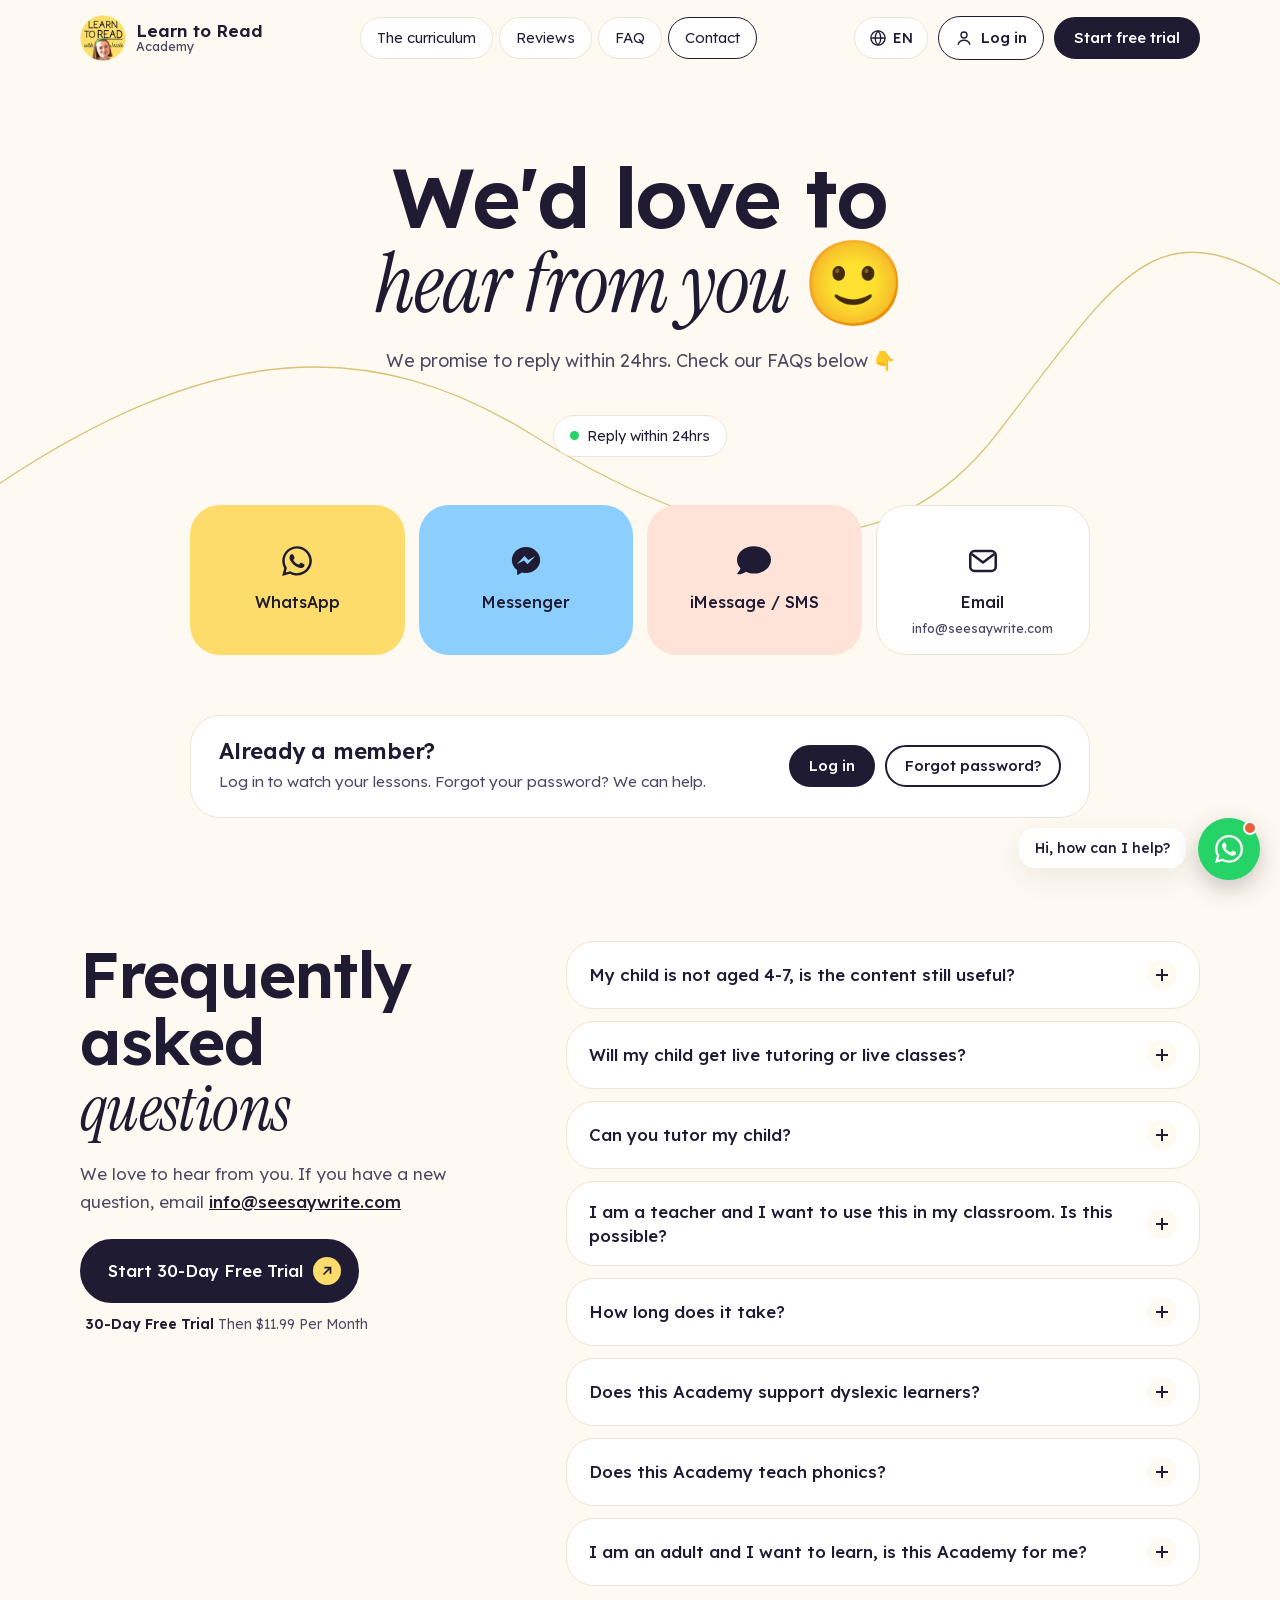
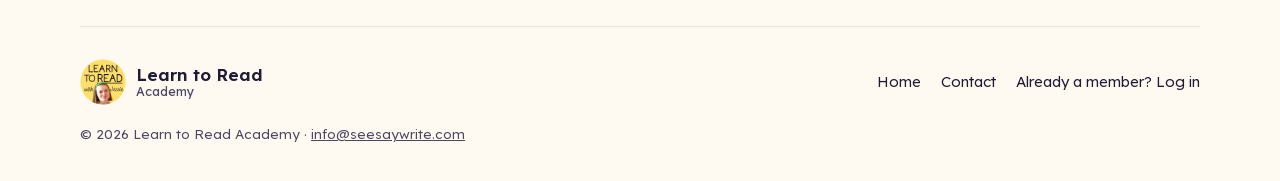
<file: contact/index.html>
<!doctype html>
<html lang="en" dir="ltr" data-title-key="meta.contactTitle">
<head>
  <meta charset="utf-8">
  <meta name="viewport" content="width=device-width, initial-scale=1, viewport-fit=cover">
  <title>Contact | Learn to Read Academy</title>
  <meta name="description" content="We'd love to hear from you. We promise to reply within 24hrs.">
  <link rel="canonical" href="https://www.learntoreadacademy.com/contact/">
  <meta property="og:type" content="website">
  <meta property="og:site_name" content="Learn to Read Academy">
  <meta property="og:url" content="https://www.learntoreadacademy.com/contact/">
  <meta property="og:title" content="The Learn to Read Academy">
  <meta property="og:description" content="Give your child reading fluency and confidence all in one place. 30-day free trial.">
  <meta property="og:image" content="https://www.learntoreadacademy.com/assets/img/og.png">
  <meta name="twitter:card" content="summary_large_image">
  <meta name="theme-color" content="#fddc6c">
  <link rel="icon" href="../favicon.ico" sizes="any">
  <link rel="icon" href="../assets/favicon-32.png" type="image/png" sizes="32x32">
  <link rel="icon" href="../assets/favicon-64.png" type="image/png" sizes="64x64">
  <link rel="apple-touch-icon" href="../assets/img/logo-180.png">

  <link rel="preconnect" href="https://fonts.googleapis.com">
  <link rel="preconnect" href="https://fonts.gstatic.com" crossorigin>
  <link rel="preload" href="../assets/fonts/lexend-latin.woff2" as="font" type="font/woff2" crossorigin>
  <link rel="preload" href="../assets/fonts/instrument-serif-latin-italic.woff2" as="font" type="font/woff2" crossorigin>
  <link rel="stylesheet" href="../assets/css/fonts.css">
  <script>
    /* Hide the big headline for a moment until its fonts are ready, so it doesn't jump (max 1.2s). */
    (function () {
      var d = document.documentElement;
      if (!document.fonts || !document.fonts.load) return;
      d.classList.add("fonts-loading");
      var done = function () { d.classList.remove("fonts-loading"); };
      Promise.all([document.fonts.load('600 40px "Lexend"'), document.fonts.load('italic 400 40px "Instrument Serif"')]).then(done, done);
      setTimeout(done, 1200);
    })();
  </script>
  <link rel="stylesheet" href="../assets/css/style.css">

  <!-- Tolstoy video pop-up (same app key as on Thinkific) -->
  <script>window.tolstoyAppKey = "fcb0cee2-aa79-4c40-9593-32331de65729";</script>
  <script type="module" async src="https://widget.gotolstoy.com/we/widget.js"></script>
  <script type="text/javascript" nomodule async src="https://widget.gotolstoy.com/widget/widget.js"></script>
  <script type="module" src="https://play.gotolstoy.com/widget-v2/widget.js"></script>

  <script src="../assets/js/i18n.js"></script>
</head>
<body>
  <a class="skip-link" href="#main" data-i18n="nav.skip">Skip to main content</a>

  <!-- ===================== HEADER ===================== -->
  <header class="site-header" id="top">
    <div class="wrap header-row">
      <a class="brand" href="../" aria-label="Learn to Read Academy, home">
        <img src="../assets/img/logo.webp" alt="" width="46" height="46">
        <span class="brand-text">Learn to Read<small>Academy</small></span>
      </a>

      <nav class="main-nav" aria-label="Main">
        <a href="../#curriculum" data-i18n="nav.curriculum">The curriculum</a>
        <a href="../#reviews" data-i18n="nav.reviews">Reviews</a>
        <a href="../#faq" data-i18n="nav.faq">FAQ</a>
        <a href="./" aria-current="page" data-i18n="nav.contact">Contact</a>
      </nav>

      <div class="header-actions">
        <div class="lang" data-lang-picker>
          <button class="lang-btn" type="button" aria-haspopup="true" aria-expanded="false" aria-label="Change language">
            <svg viewBox="0 0 24 24" fill="none" stroke="currentColor" stroke-width="1.8" aria-hidden="true"><circle cx="12" cy="12" r="9.5"/><path d="M2.5 12h19M12 2.5c2.6 2.8 3.9 6 3.9 9.5s-1.3 6.7-3.9 9.5c-2.6-2.8-3.9-6-3.9-9.5s1.3-6.7 3.9-9.5z"/></svg>
            <span data-lang-current>EN</span>
          </button>
          <ul class="lang-menu" role="menu"></ul>
        </div>
        <a class="login-link" href="https://learntoreadacademy.thinkific.com/courses/take/learntoread" title="Already a member? Log in to your lessons">
          <svg viewBox="0 0 24 24" fill="none" stroke="currentColor" stroke-width="1.8" aria-hidden="true"><circle cx="12" cy="8" r="4"/><path d="M4 21c1.2-4 4.3-6 8-6s6.8 2 8 6"/></svg>
          <span data-i18n="nav.login">Log in</span>
        </a>
        <a class="btn btn-primary btn-sm btn-trial-header" href="https://learntoreadacademy.thinkific.com/cart/add_product/2456921?price_id=3251077" data-i18n="nav.trial">Start free trial</a>
        <button class="menu-toggle" type="button" aria-expanded="false" aria-controls="drawer" aria-label="Menu">
          <svg viewBox="0 0 24 24" fill="none" stroke="currentColor" stroke-width="2" stroke-linecap="round" aria-hidden="true"><path d="M4 7h16M4 12h16M4 17h10"/></svg>
        </button>
      </div>
    </div>
    <div class="drawer" id="drawer">
      <nav aria-label="Mobile">
        <a href="../#curriculum" data-i18n="nav.curriculum">The curriculum</a>
        <a href="../#reviews" data-i18n="nav.reviews">Reviews</a>
        <a href="../#faq" data-i18n="nav.faq">FAQ</a>
        <a href="./" aria-current="page" data-i18n="nav.contact">Contact</a>
        <a href="https://learntoreadacademy.thinkific.com/courses/take/learntoread" data-i18n="nav.loginLong">Already a member? Log in</a>
      </nav>
      <a class="btn btn-primary" href="https://learntoreadacademy.thinkific.com/cart/add_product/2456921?price_id=3251077" data-i18n="cta.trial">Start 30-Day Free Trial</a>
    </div>
  </header>

  <main id="main">
    <section class="contact-hero">
      <svg class="thread" viewBox="0 0 1440 600" preserveAspectRatio="none" aria-hidden="true"><path d="M-20 420 C 240 260, 420 260, 600 360 S 980 520, 1120 360 S 1300 120, 1460 220"/></svg>
      <div class="wrap">
        <h1 data-i18n-html="contact.title">We'd love to <em>hear from you <span class=emoji>🙂</span></em></h1>
        <p data-i18n="contact.sub">We promise to reply within 24hrs. Check our FAQs below 👇</p>
        <span class="reply-pill" data-i18n="contact.reply">Reply within 24hrs</span>
        <div class="tiles">
          <a class="tile tile-wa" href="https://wa.me/447386895248?text=Hello!" target="_blank" rel="noopener">
            <svg viewBox="0 0 448 512" aria-hidden="true"><path fill="#1e1b33" d="M380.9 97.1C339 55.1 283.2 32 223.9 32c-122.4 0-222 99.6-222 222 0 39.1 10.2 77.3 29.6 111L0 480l117.7-30.9c32.4 17.7 68.9 27 106.1 27h.1c122.3 0 224.1-99.6 224.1-222 0-59.3-25.2-115-67.1-157zm-157 341.6c-33.2 0-65.7-8.9-94-25.7l-6.7-4-69.8 18.3L72 359.2l-4.4-7c-18.5-29.4-28.2-63.3-28.2-98.2 0-101.7 82.8-184.5 184.6-184.5 49.3 0 95.6 19.2 130.4 54.1 34.8 34.9 56.2 81.2 56.1 130.5 0 101.8-84.9 184.6-186.6 184.6zm101.2-138.2c-5.5-2.8-32.8-16.2-37.9-18-5.1-1.9-8.8-2.8-12.5 2.8-3.7 5.6-14.3 18-17.6 21.8-3.2 3.7-6.5 4.2-12 1.4-5.5-2.8-23.2-8.5-44.2-27.1-16.4-14.6-27.4-32.7-30.6-38.1-3.2-5.5-.3-8.4 2.4-11.2 2.5-2.5 5.5-6.4 8.3-9.6 2.8-3.2 3.7-5.5 5.5-9.3 1.9-3.7 1-6.9-.5-9.7-1.4-2.8-12.5-30.1-17.1-41.2-4.5-10.8-9.1-9.3-12.5-9.5-3.2-.2-6.9-.2-10.6-.2-3.7 0-9.7 1.4-14.8 6.9-5.1 5.6-19.4 19-19.4 46.3 0 27.3 19.9 53.7 22.6 57.4 2.8 3.7 39.1 59.7 94.8 83.8 13.2 5.8 23.5 9.2 31.5 11.8 13.3 4.2 25.4 3.6 35 2.2 10.7-1.6 32.8-13.4 37.4-26.4 4.6-13 4.6-24.1 3.2-26.4-1.3-2.5-5-3.9-10.5-6.6z"/></svg>
            WhatsApp
          </a>
          <a class="tile tile-ms" href="https://m.me/elliot.shimmin" target="_blank" rel="noopener">
            <svg viewBox="0 0 24 24" aria-hidden="true"><path fill="#1e1b33" d="M12 2.04c-5.5 0-10 4.14-10 9.22 0 2.9 1.46 5.5 3.75 7.15V22l3.41-1.87c.92.26 1.89.41 2.84.41 5.5 0 10-4.14 10-9.22s-4.5-9.28-10-9.28zm1.09 12.31l-2.58-2.75-5.05 2.75 5.55-5.89 2.63 2.75 5-2.75-5.55 5.89z"/></svg>
            Messenger
          </a>
          <a class="tile tile-sms" href="sms:+447386895248">
            <svg viewBox="0 0 512 512" aria-hidden="true"><path fill="#1e1b33" d="M256 32C114.6 32 0 125.1 0 240c0 47.6 19.9 91.2 52.9 126.3C38 405.7 7 439.1 6.5 439.6c-2.9 3.1-3.1 7.8-1.1 11.4 2.1 3.6 5.9 5.8 10 5.8 51.1 0 91.5-22.1 118.8-39.9 38 18.2 80 28.5 121.8 28.5 141.4 0 256-93.1 256-208S397.4 32 256 32z"/></svg>
            <span data-i18n="talk.sms">iMessage / SMS</span>
          </a>
          <a class="tile tile-mail" href="mailto:info@seesaywrite.com" data-copy-email="info@seesaywrite.com">
            <svg viewBox="0 0 24 24" fill="none" stroke="#1e1b33" stroke-width="1.8" aria-hidden="true"><rect x="3" y="5" width="18" height="14" rx="3"/><path d="M4 7l8 6 8-6"/></svg>
            <span data-i18n="talk.email">Email</span>
            <small class="tile-addr">info@seesaywrite.com</small>
          </a>
        </div>
      </div>
    </section>

    <section class="section" style="padding-block:40px 20px">
      <div class="wrap">
        <div class="members-box">
          <div>
            <h2 data-i18n="contact.membersTitle">Already a member?</h2>
            <p data-i18n="contact.membersText">Log in to watch your lessons. Forgot your password? We can help.</p>
          </div>
          <div class="actions">
            <a class="btn btn-primary btn-sm" href="https://learntoreadacademy.thinkific.com/courses/take/learntoread" data-i18n="nav.login">Log in</a>
            <a class="btn btn-light btn-sm" href="https://learntoreadacademy.thinkific.com/users/password/new" data-i18n="footer.forgot">Forgot password?</a>
          </div>
        </div>
      </div>
    </section>

    <section class="section" id="faq">
      <div class="wrap faq-grid">
        <div class="section-head start">
          <h2 data-i18n-html="faq.title">Frequently asked <em>questions</em></h2>
          <p data-i18n-html="faq.sub">We love to hear from you. If you have a new question, email <a href="mailto:info@seesaywrite.com">info@seesaywrite.com</a></p>
          <div class="cta-block" style="margin-top:24px">
            <a class="btn btn-primary" href="https://learntoreadacademy.thinkific.com/cart/add_product/2456921?price_id=3251077">
              <span data-i18n="cta.trial">Start 30-Day Free Trial</span>
              <span class="arrow" aria-hidden="true"><svg viewBox="0 0 16 16" fill="none" stroke="currentColor" stroke-width="2"><path d="M4 12L12 4M5 4h7v7"/></svg></span>
            </a>
            <span class="cta-note" data-i18n-html="cta.price"><strong>30-Day Free Trial</strong> Then $11.99 Per Month</span>
          </div>
        </div>
        <div class="faq-list">
          <details><summary><span data-i18n="cfaq.q1">My child is not aged 4-7, is the content still useful?</span><span class="plus" aria-hidden="true"><svg viewBox="0 0 14 14" stroke="currentColor" stroke-width="2"><path d="M7 1v12M1 7h12"/></svg></span></summary><div class="answer" data-i18n="cfaq.a1">Children aged 3 have used our Academy successfully, however this is slightly ahead of most national curriculums. Children aged 7-10 will benefit if they cannot yet read complex sounds (e.g. "ay", "ee", "sh", "oa", "i-e"). Children aged 10+ may find the content is too young for them.</div></details>
          <details><summary><span data-i18n="cfaq.q2">Will my child get live tutoring or live classes?</span><span class="plus" aria-hidden="true"><svg viewBox="0 0 14 14" stroke="currentColor" stroke-width="2"><path d="M7 1v12M1 7h12"/></svg></span></summary><div class="answer" data-i18n="cfaq.a2">The program has step-by-step, pre-recorded lesson videos only. Parents can receive personalized support on the Community page. Ask questions and receive answers from a reading specialist, within 24hrs.</div></details>
          <details><summary><span data-i18n="cfaq.q3">Can you tutor my child?</span><span class="plus" aria-hidden="true"><svg viewBox="0 0 14 14" stroke="currentColor" stroke-width="2"><path d="M7 1v12M1 7h12"/></svg></span></summary><div class="answer" data-i18n="cfaq.a3">We do not have live tutoring available, we recommend trialling the Academy as an inexpensive alternative. You may find it more convenient than finding a good tutor and making arrangements.</div></details>
          <details><summary><span data-i18n="cfaq.q4">I am a teacher and I want to use this in my classroom. Is this possible?</span><span class="plus" aria-hidden="true"><svg viewBox="0 0 14 14" stroke="currentColor" stroke-width="2"><path d="M7 1v12M1 7h12"/></svg></span></summary><div class="answer" data-i18n="cfaq.a4">Yes, if you have a projector/screen or iPads. Several schools are already using it as a cost-effective phonics program. You can start using it in your classroom tomorrow. It requires no planning or teacher training, and will teach your students to read.</div></details>
          <details><summary><span data-i18n="cfaq.q5">How long does it take?</span><span class="plus" aria-hidden="true"><svg viewBox="0 0 14 14" stroke="currentColor" stroke-width="2"><path d="M7 1v12M1 7h12"/></svg></span></summary><div class="answer" data-i18n="cfaq.a5">We recommend your child completes one short lesson every day at the same time (kids love routine and consistency). If you follow this advice, a complete beginner reader will complete the whole academy within 3–4 months. However, every child is different and it's normal to return to some old lessons for revision and practice.</div></details>
          <details><summary><span data-i18n="cfaq.q6">Does this Academy support dyslexic learners?</span><span class="plus" aria-hidden="true"><svg viewBox="0 0 14 14" stroke="currentColor" stroke-width="2"><path d="M7 1v12M1 7h12"/></svg></span></summary><div class="answer" data-i18n="cfaq.a6">Yes, however the best strategies for dyslexic children are those which are tailored to them. When it comes to dyslexia, studies consistently show that early intervention and additional support is crucial. The earlier that support, the more impactful it is. Meta-studies show that early phonemic awareness and phonics instruction often helps dyslexic learners overcome their language processing issues, especially those that aren't severely affected. Our Academy gives crucial phonics and phonemic awareness instruction.</div></details>
          <details><summary><span data-i18n="cfaq.q7">Does this Academy teach phonics?</span><span class="plus" aria-hidden="true"><svg viewBox="0 0 14 14" stroke="currentColor" stroke-width="2"><path d="M7 1v12M1 7h12"/></svg></span></summary><div class="answer" data-i18n="cfaq.a7">Yes, our method teaches phonics directly. Each new sound is introduced one at a time, alongside blending skills. Knowledge is built sequentially. The latest research advises that children are taught using a mix of phonics and sight words (the best of both worlds).</div></details>
          <details><summary><span data-i18n="cfaq.q8">I am an adult and I want to learn, is this Academy for me?</span><span class="plus" aria-hidden="true"><svg viewBox="0 0 14 14" stroke="currentColor" stroke-width="2"><path d="M7 1v12M1 7h12"/></svg></span></summary><div class="answer" data-i18n="cfaq.a8">Several adults have used our content to learn to read English. Many parents who speak English as an additional language have improved their reading skills by watching the lessons with their kids.</div></details>
        </div>
      </div>
    </section>
  </main>

  <!-- ===================== FOOTER ===================== -->
  <footer class="site-footer">
    <div class="wrap">
      <div class="footer-row">
        <a class="brand" href="../"><img src="../assets/img/logo.webp" alt="" width="46" height="46" loading="lazy"><span>Learn to Read<small>Academy</small></span></a>
        <ul class="footer-links">
          <li><a href="../" data-i18n="footer.home">Home</a></li>
          <li><a href="./" data-i18n="nav.contact">Contact</a></li>
          <li><a href="https://learntoreadacademy.thinkific.com/courses/take/learntoread" data-i18n="nav.loginLong">Already a member? Log in</a></li>
        </ul>
      </div>
      <p class="footer-small">© <span data-year>2026</span> Learn to Read Academy · <a href="mailto:info@seesaywrite.com">info@seesaywrite.com</a></p>
    </div>
  </footer>

  <script src="../assets/js/config.js"></script>
  <script src="../assets/js/main.js"></script>
</body>
</html>
</file>
<file: assets/css/fonts.css>
/* Fonts hosted on this site (Lexend + Instrument Serif from Google Fonts, SIL Open Font License).
   Self-hosting + preloading stops the headline "jumping" when the page first loads. */
/* latin-ext */
@font-face {
  font-family: 'Instrument Serif';
  font-style: italic;
  font-weight: 400;
  font-display: swap;
  src: url(../fonts/instrument-serif-latin-ext-italic.woff2) format('woff2');
  unicode-range: U+0100-02BA, U+02BD-02C5, U+02C7-02CC, U+02CE-02D7, U+02DD-02FF, U+0304, U+0308, U+0329, U+1D00-1DBF, U+1E00-1E9F, U+1EF2-1EFF, U+2020, U+20A0-20AB, U+20AD-20C4, U+2113, U+2C60-2C7F, U+A720-A7FF;
}
/* latin */
@font-face {
  font-family: 'Instrument Serif';
  font-style: italic;
  font-weight: 400;
  font-display: swap;
  src: url(../fonts/instrument-serif-latin-italic.woff2) format('woff2');
  unicode-range: U+0000-00FF, U+0131, U+0152-0153, U+02BB-02BC, U+02C6, U+02DA, U+02DC, U+0304, U+0308, U+0329, U+2000-206F, U+20AC, U+2122, U+2191, U+2193, U+2212, U+2215, U+FEFF, U+FFFD;
}
/* latin-ext */
@font-face {
  font-family: 'Instrument Serif';
  font-style: normal;
  font-weight: 400;
  font-display: swap;
  src: url(../fonts/instrument-serif-latin-ext-normal.woff2) format('woff2');
  unicode-range: U+0100-02BA, U+02BD-02C5, U+02C7-02CC, U+02CE-02D7, U+02DD-02FF, U+0304, U+0308, U+0329, U+1D00-1DBF, U+1E00-1E9F, U+1EF2-1EFF, U+2020, U+20A0-20AB, U+20AD-20C4, U+2113, U+2C60-2C7F, U+A720-A7FF;
}
/* latin */
@font-face {
  font-family: 'Instrument Serif';
  font-style: normal;
  font-weight: 400;
  font-display: swap;
  src: url(../fonts/instrument-serif-latin-normal.woff2) format('woff2');
  unicode-range: U+0000-00FF, U+0131, U+0152-0153, U+02BB-02BC, U+02C6, U+02DA, U+02DC, U+0304, U+0308, U+0329, U+2000-206F, U+20AC, U+2122, U+2191, U+2193, U+2212, U+2215, U+FEFF, U+FFFD;
}
/* vietnamese */
@font-face {
  font-family: 'Lexend';
  font-style: normal;
  font-weight: 300 600;
  font-display: swap;
  src: url(../fonts/lexend-vietnamese.woff2) format('woff2');
  unicode-range: U+0102-0103, U+0110-0111, U+0128-0129, U+0168-0169, U+01A0-01A1, U+01AF-01B0, U+0300-0301, U+0303-0304, U+0308-0309, U+0323, U+0329, U+1EA0-1EF9, U+20AB;
}
/* latin-ext */
@font-face {
  font-family: 'Lexend';
  font-style: normal;
  font-weight: 300 600;
  font-display: swap;
  src: url(../fonts/lexend-latin-ext.woff2) format('woff2');
  unicode-range: U+0100-02BA, U+02BD-02C5, U+02C7-02CC, U+02CE-02D7, U+02DD-02FF, U+0304, U+0308, U+0329, U+1D00-1DBF, U+1E00-1E9F, U+1EF2-1EFF, U+2020, U+20A0-20AB, U+20AD-20C4, U+2113, U+2C60-2C7F, U+A720-A7FF;
}
/* latin */
@font-face {
  font-family: 'Lexend';
  font-style: normal;
  font-weight: 300 600;
  font-display: swap;
  src: url(../fonts/lexend-latin.woff2) format('woff2');
  unicode-range: U+0000-00FF, U+0131, U+0152-0153, U+02BB-02BC, U+02C6, U+02DA, U+02DC, U+0304, U+0308, U+0329, U+2000-206F, U+20AC, U+2122, U+2191, U+2193, U+2212, U+2215, U+FEFF, U+FFFD;
}
</file>
<file: assets/css/style.css>
/* ==========================================================================
   Learn to Read Academy — site styles
   Palette is taken from the logo (sunshine yellow) plus coral and sky.
   Type: Lexend (designed for reading fluency) + Instrument Serif italic accents.
   Uses logical properties (margin-inline etc.) so Arabic (RTL) works.
   ========================================================================== */

:root {
  --ink: #1e1b33;
  --ink-soft: #4a4763;
  --cream: #fffaf1;
  --paper: #ffffff;
  --line: #ece4d6;

  --sun: #fddc6c;        /* logo yellow */
  --sun-pale: #fff3c9;
  --sun-deep: #e9b824;
  --coral: #ff8a65;
  --coral-pale: #ffe3d8;
  --coral-deep: #e8603a;
  --sky: #8ccfff;
  --sky-pale: #dff1ff;
  --sky-deep: #3a9be0;
  --thread: #d9c27a;     /* thin decorative lines */

  --radius-lg: 32px;
  --radius-md: 22px;
  --radius-pill: 999px;
  --shadow: 0 10px 30px rgba(30, 27, 51, 0.08);

  --font-sans: "Lexend", system-ui, -apple-system, "Segoe UI", Roboto, sans-serif;
  --font-serif: "Instrument Serif", Georgia, "Times New Roman", serif;

  --max: 1200px;
  --gutter: clamp(16px, 4vw, 40px);
  color-scheme: light;
}

/* Non-Latin scripts: swap in Noto families, no italic serif */
html[lang="ar"] { --font-sans: "Noto Sans Arabic", "Lexend", system-ui, sans-serif; }
html[lang="hi"] { --font-sans: "Noto Sans Devanagari", "Lexend", system-ui, sans-serif; }
html[lang="th"] { --font-sans: "Noto Sans Thai", "Lexend", system-ui, sans-serif; }
html[lang="ko"] { --font-sans: "Noto Sans KR", "Lexend", system-ui, sans-serif; }
html[lang="zh-Hant"] { --font-sans: "Noto Sans TC", "Lexend", system-ui, sans-serif; }
html[lang="zh-Hans"] { --font-sans: "Noto Sans SC", "Lexend", system-ui, sans-serif; }
html[lang="ja"] { --font-sans: "Noto Sans JP", "Lexend", system-ui, sans-serif; }
html[lang="bn"] { --font-sans: "Noto Sans Bengali", "Lexend", system-ui, sans-serif; }
html[lang="ru"] { --font-sans: "Lexend", "Noto Sans", system-ui, sans-serif; }
html[lang="ur"] { --font-sans: "Noto Nastaliq Urdu", "Noto Sans Arabic", system-ui, sans-serif; }
html[lang="ur"] body { line-height: 2.1; }
html[lang="ur"] h1, html[lang="ur"] h2, html[lang="ur"] h3 { line-height: 1.7; }
html[lang="ur"] :is(p, span, a, button, summary, li, .answer, .stat span, .chat-msg) { line-height: 2; }
html:is([lang="ar"], [lang="hi"], [lang="th"], [lang="ko"], [lang="zh-Hant"], [lang="zh-Hans"], [lang="ja"], [lang="bn"], [lang="ru"], [lang="ur"], [lang="vi"]) .serif,
html:is([lang="ar"], [lang="hi"], [lang="th"], [lang="ko"], [lang="zh-Hant"], [lang="zh-Hans"], [lang="ja"], [lang="bn"], [lang="ru"], [lang="ur"], [lang="vi"]) h1 em,
html:is([lang="ar"], [lang="hi"], [lang="th"], [lang="ko"], [lang="zh-Hant"], [lang="zh-Hans"], [lang="ja"], [lang="bn"], [lang="ru"], [lang="ur"], [lang="vi"]) h2 em,
html:is([lang="ar"], [lang="hi"], [lang="th"], [lang="ko"], [lang="zh-Hant"], [lang="zh-Hans"], [lang="ja"], [lang="bn"], [lang="ru"], [lang="ur"], [lang="vi"]) h3 em {
  font-family: var(--font-sans);
  font-style: normal;
  font-weight: 500;
  color: var(--coral-deep);
}

*, *::before, *::after { box-sizing: border-box; }
html { -webkit-text-size-adjust: 100%; scroll-behavior: smooth; scroll-padding-top: 90px; }
body {
  margin: 0;
  background: var(--cream);
  color: var(--ink);
  font-family: var(--font-sans);
  font-size: 17px;
  line-height: 1.6;
  font-weight: 350;
  overflow-x: hidden;
}
img { max-width: 100%; height: auto; display: block; }
a { color: inherit; }
button { font: inherit; color: inherit; }
h1, h2, h3 { margin: 0; font-weight: 600; letter-spacing: -0.02em; line-height: 1.05; }
h1 em, h2 em, h3 em, .serif {
  font-family: var(--font-serif);
  font-style: italic;
  font-weight: 400;
  letter-spacing: -0.01em;
}
p { margin: 0 0 1em; }
p:last-child { margin-bottom: 0; }
.sr-only { position: absolute !important; width: 1px; height: 1px; overflow: hidden; clip: rect(0 0 0 0); white-space: nowrap; }
.wrap { width: 100%; max-width: var(--max); margin-inline: auto; padding-inline: var(--gutter); }
:focus-visible { outline: 3px solid var(--sky-deep); outline-offset: 3px; border-radius: 8px; }

.skip-link { position: absolute; inset-inline-start: 12px; top: -60px; background: var(--ink); color: #fff; padding: 10px 16px; border-radius: 12px; z-index: 1000; text-decoration: none; }
.skip-link:focus { top: 12px; }

/* ---------- Buttons & pills ---------- */
.btn {
  display: inline-flex; align-items: center; justify-content: center; gap: 10px;
  padding: 16px 26px; border-radius: var(--radius-pill);
  font-weight: 500; font-size: 17px; line-height: 1.2; text-decoration: none;
  border: 2px solid var(--ink); cursor: pointer; transition: transform .15s ease, background .15s ease;
  text-align: center;
}
.btn:hover { transform: translateY(-2px); }
.btn-primary { background: var(--ink); color: #fff; }
.btn-primary .arrow { background: var(--sun); color: var(--ink); }
.btn-light { background: #fff; color: var(--ink); }
.btn-sm { padding: 10px 18px; font-size: 15px; }
.btn .arrow {
  width: 28px; height: 28px; border-radius: 50%; display: inline-grid; place-items: center; flex: none;
  margin-inline-end: -10px;
}
.btn .arrow svg { width: 14px; height: 14px; }
html[dir="rtl"] .arrow svg, html[dir="rtl"] .circle-link svg { transform: scaleX(-1); }

.cta-block { display: flex; flex-direction: column; align-items: flex-start; gap: 10px; }
.cta-note { font-size: 14px; color: var(--ink-soft); padding-inline-start: 6px; }
.cta-note strong { font-weight: 600; color: var(--ink); }

.pill {
  display: inline-flex; align-items: center; gap: 6px;
  padding: 4px 12px; border: 1.5px solid var(--ink); border-radius: var(--radius-pill);
  font-size: 13px; font-weight: 500; line-height: 1.4; background: transparent; white-space: nowrap;
}

.circle-link {
  width: 48px; height: 48px; border-radius: 50%; border: 1.5px solid var(--ink);
  display: inline-grid; place-items: center; flex: none; text-decoration: none; background: transparent;
  transition: background .15s ease, transform .15s ease;
}
.circle-link:hover { background: var(--ink); color: #fff; transform: rotate(-8deg); }
.circle-link svg { width: 18px; height: 18px; }

/* ---------- Header ---------- */
.site-header {
  position: sticky; top: 0; z-index: 50;
  /* near-solid instead of a blur: the blur made Chrome redraw everything under the bar while
     scrolling, which showed up as brief blank boxes on the page */
  background: rgba(255, 250, 241, 0.97);
  border-bottom: 1px solid transparent; transition: border-color .2s;
}
.site-header.scrolled { border-bottom-color: var(--line); }
.header-row { display: flex; align-items: center; gap: 16px; min-height: 76px; }
.brand { display: flex; align-items: center; gap: 10px; text-decoration: none; font-weight: 600; font-size: 17px; line-height: 1.1; flex: none; }
.brand img { width: 46px; height: 46px; border-radius: 50%; }
.brand small { display: block; font-weight: 400; font-size: 12.5px; color: var(--ink-soft); }
.main-nav { display: flex; gap: 6px; margin-inline: auto; }
.main-nav a {
  text-decoration: none; padding: 8px 16px; border: 1.5px solid var(--line); border-radius: var(--radius-pill);
  font-size: 15px; background: #fff; transition: border-color .15s; white-space: nowrap;
}
.main-nav a:hover, .main-nav a[aria-current="page"] { border-color: var(--ink); }
.header-actions { display: flex; align-items: center; gap: 10px; flex: none; }
.login-link {
  display: inline-flex; align-items: center; gap: 8px; text-decoration: none;
  padding: 9px 16px; border-radius: var(--radius-pill); border: 1.5px solid var(--ink); font-size: 15px; font-weight: 500; background: #fff;
}
.login-link svg { width: 18px; height: 18px; }
.menu-toggle { display: none; width: 46px; height: 46px; border-radius: 50%; border: 1.5px solid var(--ink); background: #fff; cursor: pointer; place-items: center; }
.menu-toggle svg { width: 20px; height: 20px; }

/* Language picker */
.lang { position: relative; }
.lang-btn {
  display: inline-flex; align-items: center; gap: 6px; height: 42px; padding: 0 14px;
  border-radius: var(--radius-pill); border: 1.5px solid var(--line); background: #fff; cursor: pointer; font-size: 14px; font-weight: 500;
}
.lang-btn:hover { border-color: var(--ink); }
.lang-btn svg { width: 18px; height: 18px; }
.lang-menu {
  max-height: min(70vh, 560px); overflow-y: auto; overscroll-behavior: contain;
  position: absolute; inset-inline-end: 0; top: calc(100% + 8px); min-width: 200px; padding: 8px;
  background: #fff; border-radius: 18px; box-shadow: 0 16px 40px rgba(30,27,51,.16); border: 1px solid var(--line);
  list-style: none; margin: 0; display: none; z-index: 60;
}
.lang.open .lang-menu { display: block; }
.lang-menu button {
  width: 100%; display: flex; justify-content: space-between; align-items: center; gap: 12px;
  padding: 10px 14px; border: 0; background: none; border-radius: 12px; cursor: pointer; font-size: 16px; text-align: start;
}
.lang-menu button:hover, .lang-menu button[aria-current="true"] { background: var(--sun-pale); }
.lang-menu .code { font-size: 12px; color: var(--ink-soft); }

/* Mobile drawer */
.drawer { display: none; }

@media (max-width: 1100px) {
  .main-nav { display: none; }
  .menu-toggle { display: inline-grid; }
  .header-actions { margin-inline-start: auto; }
  .header-actions .btn-trial-header { display: none; }
  .drawer {
    display: block; position: fixed; inset: 76px 0 auto 0; background: var(--cream); z-index: 49;
    padding: 12px var(--gutter) 28px; border-bottom: 1px solid var(--line); box-shadow: 0 20px 30px rgba(30,27,51,.08);
    transform: translateY(-120%); visibility: hidden; transition: transform .25s ease, visibility .25s;
  }
  .drawer.open { transform: none; visibility: visible; }
  .drawer nav { display: grid; gap: 8px; }
  .drawer nav a { text-decoration: none; padding: 14px 20px; background: #fff; border: 1.5px solid var(--line); border-radius: var(--radius-pill); font-size: 17px; }
  .drawer .btn { width: 100%; margin-top: 12px; }
}
@media (max-width: 560px) {
  .brand-text { display: none; }
  .login-link span { display: none; }
  .login-link { padding: 0; width: 42px; height: 42px; justify-content: center; }
  .header-actions { gap: 8px; }
  .lang-btn { padding: 0 12px; }
}

/* ---------- Decorative ---------- */
.thread { position: absolute; pointer-events: none; z-index: 0; fill: none; stroke: var(--thread); stroke-width: 1.4; }
.shape { position: absolute; pointer-events: none; }
.badge-rotate { position: relative; width: 150px; height: 150px; flex: none; }
.badge-rotate .ring { position: absolute; inset: 0; animation: spin 22s linear infinite; will-change: transform; }
.badge-rotate .ring text { font-size: 11.5px; font-weight: 600; letter-spacing: 0.24em; fill: var(--ink); text-transform: uppercase; font-family: "Lexend", sans-serif; }
.badge-rotate .core { position: absolute; inset: 24px; border-radius: 50%; overflow: hidden; display: grid; place-items: center; }
@keyframes spin { to { transform: rotate(360deg); } }
@media (prefers-reduced-motion: reduce) {
  .badge-rotate .ring { animation: none; }
  html { scroll-behavior: auto; }
  .btn:hover, .circle-link:hover { transform: none; }
}

.tag-cloud { position: relative; height: 230px; }
.tag {
  position: absolute; padding: 10px 22px; border-radius: var(--radius-pill); font-weight: 600; font-size: 17px; white-space: nowrap;
  box-shadow: 0 6px 0 rgba(30,27,51,.06);
}
.dot { position: absolute; width: 44px; height: 44px; border-radius: 50%; display: grid; place-items: center; }
.dot svg { width: 20px; height: 20px; }

/* ---------- Hero ---------- */
.hero { position: relative; padding-block: clamp(20px, min(4vw, 4.5vh), 56px) 40px; overflow: hidden; }
.hero .thread { inset: 0; width: 100%; height: 100%; }
/* the wavy lines live behind the reviews, not at the top of the page */
.has-thread { position: relative; overflow: hidden; }
.has-thread .thread { inset: 0; width: 100%; height: 100%; }
.has-thread > .wrap { position: relative; z-index: 1; }
/* one wavy line (the same wave as "Got more questions") running across the gap between the cards
   and Jessie's quote, joining the two sections */
.bridge-thread { position: relative; }
.bridge-thread .thread { left: 0; width: 100%; top: -420px; height: 540px; }
.bridge-thread > .wrap, .features > .wrap { position: relative; z-index: 1; }
.hero-grid { position: relative; z-index: 1; display: grid; grid-template-columns: 1fr auto; gap: 24px 40px; align-items: start; }
.hero h1 { font-size: clamp(40px, min(6.6vw, 10.4vh), 100px); line-height: 0.98; }
/* On computers/iPads the hero fills exactly the first screen, so the next section doesn't peek in */
@media (min-width: 861px) and (min-height: 600px) {
  .hero { min-height: calc(100vh - 76px); min-height: calc(100svh - 76px); display: flex; flex-direction: column; justify-content: center; padding-block: 20px 28px; }
  .hero > .wrap { width: 100%; }
}
/* English: keep 'Give your child' on one line */
html[lang="en"] .hero h1 [data-i18n-html] > .line:first-child { white-space: nowrap; }
/* Other languages have longer lines, so the heading is a touch smaller */
html:not([lang="en"]) .hero h1 { font-size: clamp(36px, min(5.9vw, 9.2vh), 92px); }
.hero h1 .line { display: block; }
.hero h1 [data-i18n-html] > .line:first-child { display: inline; }
html.i18n-loading body { opacity: 0; }
html.fonts-loading .hero h1, html.fonts-loading .contact-hero h1 { visibility: hidden; }
body { transition: opacity .15s ease; }
.hero h1 .star {
  display: inline-grid; place-items: center; width: 0.8em; height: 0.8em; border-radius: 50%;
  background: var(--sun); vertical-align: 0.04em; margin-inline-end: 0.15em;
}
.hero h1 .star svg { width: 52%; height: 52%; }
.hero-side { display: flex; flex-direction: column; align-items: center; gap: 12px; padding-top: 8px; }
.hero-side .photo-oval { width: 170px; height: 150px; border-radius: 50%; overflow: hidden; background: var(--sky-pale); margin-top: -30px; margin-inline-start: 60px; box-shadow: var(--shadow); }
.hero-side .photo-oval img { width: 100%; height: 100%; object-fit: cover; }
/* hero picture: girl with tablet on a blue circle. The space it takes up is the same as the old
   badge + photo, so the heading doesn't move; the picture itself sits in that space and spills left. */
.hero-side { position: relative; width: 230px; height: 290px; }
.hero-pic { position: absolute; width: clamp(300px, 27vw, 380px); right: -10px; top: 50%; transform: translateY(-50%); }
.hero-pic img { display: block; position: relative; z-index: 1; width: 100%; height: auto; }
.hero-pic::before { content: ""; position: absolute; width: 64%; aspect-ratio: 1; right: 13%; top: 50%; transform: translateY(-50%);
  border-radius: 50%; background: var(--sky); }
/* dashed ring sits behind the photo, so it goes behind her hair rather than over it */
.hero-pic::after { content: ""; position: absolute; width: 64%; aspect-ratio: 1; right: 9%; top: 50%; transform: translateY(-45%);
  border-radius: 50%; border: 2px dashed var(--ink); opacity: .25; }

.hero-intro { position: relative; z-index: 1; display: grid; grid-template-columns: auto 1fr; gap: 24px 32px; align-items: center; margin-top: clamp(18px, 3.2vh, 36px); max-width: 900px; }
.vsl-pill {
  position: relative; width: 210px; height: 120px; border-radius: 50%; background: var(--sky); padding: 10px;
  border: 0; cursor: pointer; display: block;
}
.vsl-pill .inner { display: block; width: 100%; height: 100%; border-radius: 50%; overflow: hidden; }
/* Jessie & Isla photo: soft rounded rectangle (the oval doubled up with the photo's edge) */
.vsl-pill.photo-only { width: 220px; height: auto; aspect-ratio: 900 / 531; border-radius: 30px; padding: 8px; }
.vsl-pill.photo-only .inner { border-radius: 22px; }
.vsl-pill.photo-only img { object-position: 50% 50%; }
.vsl-pill img { width: 100%; height: 100%; object-fit: cover; object-position: 50% 30%; }
.vsl-pill .play {
  position: absolute; inset-inline-start: -6px; top: 4px; width: 54px; height: 54px; border-radius: 50%;
  background: var(--coral); display: grid; place-items: center; box-shadow: 0 6px 16px rgba(232,96,58,.35); transition: transform .15s;
}
.vsl-pill:hover .play { transform: scale(1.08); }
.vsl-pill.no-video, .vsl-pill.photo-only { cursor: default; }
.vsl-pill.no-video .play { display: none; }
.vsl-pill .play svg { width: 18px; height: 18px; margin-inline-start: 3px; }
html[dir="rtl"] .vsl-pill .play svg { transform: scaleX(-1); margin-inline-start: 0; margin-inline-end: 3px; }
.vsl-label { position: absolute; bottom: -12px; inset-inline-end: -4px; background: #fff; border: 1.5px solid var(--ink); border-radius: var(--radius-pill); padding: 3px 12px; font-size: 13px; font-weight: 500; white-space: nowrap; }
.hero-intro .lead { font-size: clamp(17px, 1.6vw, 20px); max-width: 520px; }
.hero-intro .lead strong { font-weight: 600; background: linear-gradient(transparent 60%, var(--sun) 60%); }
.hero-cta { position: relative; z-index: 1; display: flex; flex-wrap: wrap; align-items: center; gap: 16px 28px; margin-top: clamp(18px, 3vh, 30px); }
.trust { display: flex; align-items: center; gap: 12px; font-size: 14px; color: var(--ink-soft); }
.trust .faces { display: flex; }
.trust .faces span { width: 34px; height: 34px; border-radius: 50%; border: 2px solid var(--cream); margin-inline-start: -10px; display: grid; place-items: center; font-size: 15px; }
.trust .faces span:first-child { margin-inline-start: 0; }
.stars { color: var(--sun-deep); letter-spacing: 2px; font-size: 15px; }

@media (max-width: 860px) {
  .hero-grid { grid-template-columns: 1fr; }
  .hero-side { flex-direction: row; justify-content: flex-start; position: absolute; inset-inline-end: -10px; top: -10px; padding: 0; }
  .hero-side .photo-oval { display: none; }
  .hero-side { inset-inline-end: -6px; top: -6px; width: auto; height: auto; }
  .hero-pic { position: relative; right: auto; top: auto; transform: none; width: 190px; }
  .hero h1 { padding-top: 96px; }
  .hero-intro { grid-template-columns: 1fr; margin-top: 28px; }
  .vsl-pill { width: 180px; height: 104px; }
  .vsl-pill.photo-only { width: 200px; height: auto; }
}
@media (max-width: 560px) {
  .hero-side { display: none; }
  .hero h1 { padding-top: 0; font-size: min(40px, 8.4vw); }
  .hero-intro { margin-top: 22px; gap: 18px; }
  .hero-intro .lead { font-size: 16.5px; }
  .hero-cta { margin-top: 20px; }
  .vsl-pill { width: 160px; height: 92px; }
  .vsl-pill.photo-only { width: 150px; height: auto; padding: 6px; border-radius: 24px; }
  .vsl-pill.photo-only .inner { border-radius: 18px; }
  .hero { padding-top: 14px; padding-bottom: 28px; }
  .hero-intro { margin-top: 16px; gap: 14px; }
  .hero-intro .lead p { margin-bottom: 0.6em; }
  .hero-cta { margin-top: 14px; gap: 12px 20px; }
  .trust { gap: 10px; font-size: 13.5px; }
}

/* ---------- Feature cards ---------- */
.features { position: relative; padding-block: 24px 70px; }
.cards { display: grid; grid-template-columns: repeat(12, 1fr); gap: 20px; align-items: end; }
.card {
  position: relative; overflow: hidden; border-radius: var(--radius-lg); padding: 26px 26px 0;
  display: flex; flex-direction: column; min-height: 420px;
}
.card h3 { font-size: clamp(25px, 2.3vw, 31px); margin: 16px 0 12px; }
.card h3 em { display: block; }
.card p { font-size: 15.5px; color: var(--ink); max-width: 36ch; }
.card .card-top { display: flex; justify-content: space-between; align-items: flex-start; gap: 12px; position: relative; z-index: 2; }
.card .card-body { position: relative; z-index: 2; }
.card .card-img { margin-top: auto; position: relative; z-index: 1; padding-top: 16px; }
.card .card-img img { margin-inline: auto; }
.card .card-img.framed { background: #fff; border-radius: 22px 22px 0 0; padding: 14px 14px 0; margin-inline: 4px; }
.card .card-img.framed img { width: 100% !important; }
.card-sun { background: var(--sun); grid-column: span 4; min-height: 470px; }
.card-sky { background: var(--sky); grid-column: span 4; min-height: 520px; }
.card-coral { background: var(--coral-pale); grid-column: span 4; min-height: 440px; }
.card-wide {
  grid-column: span 8; background: var(--paper); min-height: 0; padding: 30px; border: 1.5px solid var(--line);
  display: grid; grid-template-columns: 1fr 1fr; gap: 24px; align-items: center;
}
.card-wide .card-img { margin: 0; padding: 0; }
.card-wide .card-img img { border-radius: 18px; }
.tags-panel { grid-column: span 4; align-self: stretch; }
.card .shape { z-index: 1; }

@media (max-width: 960px) {
  .card-sun, .card-sky, .card-coral { grid-column: span 6; min-height: 0; }
  .card-coral { grid-column: span 12; display: grid; grid-template-columns: 1fr 1fr; align-items: end; padding-bottom: 26px; }
  .card-coral .card-img { padding: 0; }
  .card-wide { grid-column: span 12; }
  .tags-panel { grid-column: span 12; }
}
@media (max-width: 640px) {
  .cards { gap: 14px; }
  .card-sun, .card-sky, .card-coral { grid-column: span 12; }
  .card-coral { display: flex; padding-bottom: 0; align-items: stretch; }
  .card-wide { grid-template-columns: 1fr; padding: 24px; }
  .card { padding: 22px 22px 0; border-radius: 26px; }
  .card-wide { padding: 22px; }
  .tag-cloud { height: 190px; }
  .tag { font-size: 15px; padding: 8px 18px; }
}

/* ---------- Section heads ---------- */
section { position: relative; }
.section { padding-block: clamp(56px, 8vw, 110px); }
.section-head { text-align: center; max-width: 760px; margin: 0 auto clamp(32px, 5vw, 56px); position: relative; z-index: 1; }
.section-head h2 { font-size: clamp(38px, 5.6vw, 72px); }
.section-head h2 em { display: block; }
.section-head p { margin-top: 18px; font-size: 17px; color: var(--ink-soft); }
.section-head.start { text-align: start; margin-inline: 0; }

/* ---------- Jessie quote ---------- */
.quote-wrap { display: grid; grid-template-columns: auto 1fr; gap: clamp(28px, 5vw, 70px); align-items: center; max-width: 1060px; margin-inline: auto; }
.quote-photo { position: relative; width: clamp(220px, 28vw, 330px); aspect-ratio: 1; }
.quote-photo .blob { position: absolute; inset: 0; }
.quote-photo img { position: absolute; inset: 9%; width: 82%; height: 82%; object-fit: cover; border-radius: 50%; }
.quote-photo .badge-rotate { position: absolute; inset-inline-end: -36px; bottom: -14px; width: 120px; height: 120px; }
.quote-photo .badge-rotate .core { inset: 20px; background: var(--sky); }
blockquote { margin: 0; }
blockquote p { font-family: var(--font-serif); font-style: italic; font-size: clamp(30px, 3.8vw, 50px); line-height: 1.12; letter-spacing: -0.01em; }
html:is([lang="ar"], [lang="hi"], [lang="th"], [lang="ko"], [lang="zh-Hant"], [lang="zh-Hans"], [lang="ja"], [lang="bn"], [lang="ru"], [lang="ur"], [lang="vi"]) blockquote p { font-family: var(--font-sans); font-style: normal; font-size: clamp(24px, 3vw, 36px); line-height: 1.35; }
blockquote footer { margin-top: 20px; display: flex; flex-wrap: wrap; gap: 8px; align-items: center; font-size: 15px; }
blockquote footer strong { font-weight: 600; margin-inline-end: 6px; }
.bubble-card {
  margin-top: 34px; background: #fff; border-radius: 26px; border-start-start-radius: 6px; padding: 22px 24px; box-shadow: var(--shadow); max-width: 620px;
}
.bubble-card h3 { font-size: 20px; margin-bottom: 8px; }
.bubble-card p { font-size: 15.5px; color: var(--ink-soft); }
@media (max-width: 760px) {
  .quote-wrap { grid-template-columns: 1fr; justify-items: center; text-align: center; }
  blockquote footer { justify-content: center; }
  .bubble-card { text-align: start; }
}

/* ---------- Curriculum ---------- */
.curriculum { background: #fff; border-radius: 48px; margin-inline: clamp(8px, 2vw, 24px); overflow: hidden; }
.curr-grid { display: grid; grid-template-columns: 0.9fr 1.1fr; gap: clamp(28px, 5vw, 64px); align-items: start; }
.curr-grid .section-head { margin-bottom: 24px; }
.choose { font-size: 19px; font-weight: 500; margin-bottom: 16px; }
.choose-chips { display: flex; flex-wrap: wrap; gap: 10px; }
.choose-chips span { padding: 10px 18px; border-radius: var(--radius-pill); font-size: 16px; font-weight: 500; }
.levels { display: grid; gap: 14px; counter-reset: lvl; }
.level {
  display: grid; grid-template-columns: 64px 1fr; gap: 18px; align-items: center;
  border-radius: 26px; padding: 18px 22px;
}
.level .emoji { width: 64px; height: 64px; border-radius: 50%; background: rgba(255,255,255,.7); display: grid; place-items: center; font-size: 26px; }
.level .lvl { font-size: 13px; font-weight: 600; letter-spacing: .08em; text-transform: uppercase; }
.level h3 { font-size: clamp(18px, 1.8vw, 21px); font-weight: 500; letter-spacing: -0.01em; line-height: 1.3; margin-top: 2px; }
.level-1 { background: var(--sun); }
.level-2 { background: var(--sky); }
.level-3 { background: var(--coral-pale); }
.level-4 { background: var(--cream); border: 1.5px dashed var(--line); }

.stats { display: grid; grid-template-columns: repeat(5, 1fr); gap: 14px; margin-top: clamp(36px, 5vw, 56px); }
.stats-title { font-size: 15px; font-weight: 600; text-transform: uppercase; letter-spacing: .08em; margin-bottom: 14px; color: var(--ink-soft); }
.stat { background: var(--cream); border-radius: 24px; padding: 22px; }
.stat b { display: block; font-size: clamp(28px, 3vw, 38px); font-weight: 600; letter-spacing: -0.02em; line-height: 1.1; }
.stat span { display: block; font-size: 14.5px; color: var(--ink-soft); margin-top: 6px; line-height: 1.45; }
@media (max-width: 860px) {
  .curr-grid { grid-template-columns: 1fr; }
  .stats { grid-template-columns: repeat(2, 1fr); }
  .stats .stat:last-child { grid-column: 1 / -1; }
  .curriculum { border-radius: 32px; }
}
@media (max-width: 420px) {
  .level { grid-template-columns: 48px 1fr; padding: 16px; gap: 14px; }
  .level .emoji { width: 48px; height: 48px; font-size: 21px; }
  .stat { padding: 18px; }
}

/* ---------- Big CTA banner ---------- */
.banner {
  position: relative; overflow: hidden; background: var(--sky); border-radius: 44px;
  display: grid; grid-template-columns: 1fr 1fr; gap: 30px; align-items: center; padding: clamp(28px, 5vw, 60px);
}
.banner h2 { font-size: clamp(36px, 4.6vw, 62px); }
.banner h2 em { display: block; }
.banner p { font-size: 18px; margin-top: 16px; max-width: 30ch; }
.banner .cta-block { margin-top: 26px; }
.banner .cta-note { color: var(--ink); }
.banner-img { position: relative; z-index: 1; }
.banner-img .mask { overflow: hidden; background: #fff; border-radius: 46% 54% 42% 58% / 52% 44% 56% 48%; padding: 6%; }
/* cut-out photo on a white shape. The photo is clipped to the exact shape (so its own straight edges
   never show), except the iPad and her shoe, which come out over the edge. Sized so the section keeps
   its height. */
.banner-img .cutout-mask {
  --blob: url("data:image/svg+xml,%3Csvg xmlns='http://www.w3.org/2000/svg' viewBox='0 0 100 100' preserveAspectRatio='none'%3E%3Cpath d='M30 3C55 0 80 8 92 28C100 45 99 70 88 84C76 97 50 99 28 95C10 91 2 74 3 52C4 28 10 6 30 3Z'/%3E%3C/svg%3E");
  position: relative; max-width: 251px; padding: 0; margin-inline-start: 0;
  background: none; overflow: visible; border-radius: 0;
}
.banner-img .cutout-mask::before {
  content: ""; position: absolute; inset: 0; background: #fff;
  -webkit-mask: var(--blob) 0 0 / 100% 100% no-repeat; mask: var(--blob) 0 0 / 100% 100% no-repeat;
}
.banner-img .cutout-mask img {
  position: relative; display: block; width: 100%; height: auto;
  /* shape, plus the shoe (right strip), plus the iPad (top-right block) */
  -webkit-mask-image: var(--blob), linear-gradient(to right, transparent 78%, #000 78%),
    linear-gradient(to right, transparent 51%, #000 51%), linear-gradient(to bottom, #000 34%, transparent 34%);
  mask-image: var(--blob), linear-gradient(to right, transparent 78%, #000 78%),
    linear-gradient(to right, transparent 51%, #000 51%), linear-gradient(to bottom, #000 34%, transparent 34%);
  -webkit-mask-size: 100% 100%; mask-size: 100% 100%;
  -webkit-mask-repeat: no-repeat; mask-repeat: no-repeat;
  -webkit-mask-composite: source-over, source-over, source-in, source-over;
  mask-composite: add, add, intersect, add;
}
@media (max-width: 860px) { .banner-img .cutout-mask { max-width: 175px; } }
.banner .shape { z-index: 0; }
.banner > div { position: relative; z-index: 1; }
@media (max-width: 860px) {
  .banner { grid-template-columns: 1fr; border-radius: 32px; }
  .banner-img { order: -1; max-width: 440px; }
}

/* ---------- Reviews ---------- */
.reviews-grid { columns: 3 300px; column-gap: 18px; }
.review {
  break-inside: avoid; margin-bottom: 18px; border-radius: 26px; padding: 24px; background: #fff; position: relative;
  border: 1.5px solid var(--line);
}
.review:nth-child(5n+1) { background: var(--sun-pale); border-color: transparent; }
.review:nth-child(5n+3) { background: var(--sky-pale); border-color: transparent; }
.review:nth-child(5n+4) { background: var(--coral-pale); border-color: transparent; }
.review .stars { display: block; margin-bottom: 10px; }
.review h3 { font-size: 18px; font-weight: 600; margin-bottom: 6px; letter-spacing: -0.01em; line-height: 1.3; }
.review p { font-size: 16px; line-height: 1.6; }
.review footer { display: flex; align-items: center; justify-content: space-between; gap: 10px; margin-top: 16px; font-size: 14.5px; }
.review footer strong { font-weight: 600; }
.review .via { font-size: 12px; padding: 3px 10px; }
/* the extra reviews are a separate block underneath, so the first ones never move when it opens */
.reviews-extra { display: none; margin-top: 18px; }
#reviewsGrid.show-all + .reviews-extra { display: block; }
.reviews-more { display: flex; justify-content: center; margin-top: 18px; }
.reviews-note { text-align: center; font-size: 13px; color: var(--ink-soft); margin-top: 16px; }

/* ---------- Guarantee ---------- */
.guarantee {
  position: relative; overflow: hidden; background: var(--sun); border-radius: 44px; padding: clamp(28px, 5vw, 64px);
  display: grid; grid-template-columns: auto 1fr; gap: clamp(24px, 4vw, 56px); align-items: center;
}
.guarantee h2 { font-size: clamp(36px, 4.6vw, 60px); margin-bottom: 18px; }
.guarantee p { font-size: 18px; max-width: 60ch; }
.guarantee .btn { margin-top: 24px; }
.seal { position: relative; width: clamp(160px, 18vw, 220px); aspect-ratio: 1; }
.seal .ring { position: absolute; inset: 0; animation: spin 30s linear infinite; will-change: transform; }
.seal .core { position: absolute; inset: 16%; border-radius: 50%; background: var(--ink); color: #fff; display: grid; place-items: center; text-align: center; padding: 10px; }
.seal .core b { display: block; font-size: clamp(26px, 3vw, 38px); line-height: 1; font-weight: 600; }
.seal .core span { display: block; font-size: 13px; margin-top: 4px; line-height: 1.3; }
@media (max-width: 760px) {
  .guarantee { grid-template-columns: 1fr; border-radius: 32px; }
}

/* ---------- FAQ ---------- */
.faq-grid { display: grid; grid-template-columns: 0.8fr 1.2fr; gap: clamp(28px, 5vw, 64px); align-items: start; }
.faq-grid .section-head { position: sticky; top: 110px; }
.faq-grid .section-head h2 { font-size: clamp(40px, 5vw, 66px); }
.faq-grid .section-head p a { color: var(--ink); font-weight: 500; }
.faq-list { display: grid; gap: 12px; }
.faq-list details { background: #fff; border: 1.5px solid var(--line); border-radius: 28px; transition: border-color .15s; }
.faq-list details[open] { border-color: var(--ink); }
.faq-list summary {
  list-style: none; cursor: pointer; display: flex; justify-content: space-between; align-items: center; gap: 16px;
  padding: 18px 22px; font-weight: 500; font-size: 17px; line-height: 1.4;
}
.faq-list summary::-webkit-details-marker { display: none; }
.faq-list summary .plus { width: 30px; height: 30px; border-radius: 50%; flex: none; display: grid; place-items: center; background: var(--cream); transition: transform .2s, background .2s; }
.faq-list details[open] summary .plus { transform: rotate(45deg); background: var(--sun); }
.faq-list summary .plus svg { width: 14px; height: 14px; }
.faq-list .answer { padding: 0 22px 20px; color: var(--ink-soft); font-size: 16px; }
@media (max-width: 860px) {
  .faq-grid { grid-template-columns: 1fr; }
  .faq-grid .section-head { position: static; text-align: center; margin-inline: auto; }
  .faq-grid .section-head .cta-block { align-items: center; }
}

/* ---------- Talk to us ---------- */
.talk { position: relative; overflow: hidden; }
.talk .thread { inset: 0; width: 100%; height: 100%; }
.talk-head { position: relative; z-index: 1; display: flex; justify-content: center; align-items: center; gap: clamp(12px, 3vw, 40px); }
.talk-head .face { width: clamp(70px, 9vw, 110px); aspect-ratio: 1.15; border-radius: 50%; overflow: hidden; flex: none; }
.talk-head .face img { width: 100%; height: 100%; object-fit: cover; }
.talk-head .section-head { margin-bottom: 0; }
.talk-sub { text-align: center; position: relative; z-index: 1; color: var(--ink-soft); margin: 18px auto 0; max-width: 540px; }
.talk-sub a { color: var(--ink); font-weight: 500; }
.tiles { position: relative; z-index: 1; display: grid; grid-template-columns: repeat(4, 1fr); gap: 14px; margin: clamp(28px, 4vw, 48px) auto 0; max-width: 900px; }
.tile {
  border-radius: 30px; padding: 26px 16px; text-decoration: none; display: flex; flex-direction: column; align-items: center; justify-content: center; gap: 12px;
  position: relative; min-height: 150px;
  font-weight: 500; font-size: 16px; transition: transform .15s; text-align: center;
}
.tile:hover { transform: translateY(-4px); }
.tile svg { width: 34px; height: 34px; }
.tile-wa { background: var(--sun); }
.tile-ms { background: var(--sky); }
.tile-sms { background: var(--coral-pale); }
.tile-mail { background: #fff; border: 1.5px solid var(--line); }
@media (max-width: 720px) {
  .tiles { grid-template-columns: repeat(2, 1fr); }
  .talk-head .face { display: none; }
}

/* ---------- Newsletter ---------- */
.newsletter { max-width: 640px; margin: 0 auto; text-align: center; }
.newsletter h2 { font-size: clamp(24px, 3vw, 34px); margin-bottom: 18px; }
.newsletter form { display: flex; gap: 10px; background: #fff; padding: 8px; border-radius: var(--radius-pill); border: 1.5px solid var(--line); }
.newsletter label { flex: 1; }
.newsletter input { width: 100%; border: 0; background: transparent; padding: 12px 16px; font: inherit; font-size: 16px; outline: none; }
.newsletter .msg { font-size: 14px; margin-top: 10px; min-height: 1.4em; }
@media (max-width: 480px) {
  .newsletter form { flex-direction: column; border-radius: 26px; }
}

/* ---------- Final CTA ---------- */
.final {
  position: relative; overflow: hidden; background: var(--ink); color: #fff; border-radius: 44px;
  display: grid; grid-template-columns: 1.1fr 0.9fr; gap: 30px; align-items: center; padding: clamp(28px, 5vw, 64px);
}
.final h2 { font-size: clamp(38px, 5vw, 68px); }
.final h2 em { display: block; color: var(--sun); }
.final p { font-size: 18px; margin-top: 16px; color: #d8d5ea; max-width: 34ch; }
.final .btn-light { border-color: #fff; }
.final .btn-light .arrow { background: var(--sun); }
.final .cta-block { margin-top: 26px; }
.final .cta-note { color: #d8d5ea; }
.final .cta-note strong { color: #fff; }
.final .final-img { position: relative; z-index: 1; }
.final .final-img img { border-radius: 40% 60% 50% 50% / 50% 46% 54% 50%; background: #fff; }
.final > div { position: relative; z-index: 1; }
html:is([lang="ar"], [lang="hi"], [lang="th"], [lang="ko"], [lang="zh-Hant"], [lang="zh-Hans"], [lang="ja"], [lang="bn"], [lang="ru"], [lang="ur"], [lang="vi"]) .final h2 em { color: var(--sun); }
@media (max-width: 860px) {
  .final { grid-template-columns: 1fr; border-radius: 32px; }
  .final .final-img { max-width: 420px; }
}

/* ---------- Footer ---------- */
.site-footer { padding-block: 8px 36px; font-size: 15px; }
/* On phones the chat bubble sits over the bottom of the page, so leave room for it there only */
@media (max-width: 720px) { .site-footer { padding-bottom: 96px; } }
main > section:last-child { padding-bottom: 32px; }
.footer-row { display: flex; flex-wrap: wrap; justify-content: space-between; align-items: center; gap: 24px; border-top: 1px solid var(--line); padding-top: 32px; }
.footer-links { display: flex; flex-wrap: wrap; gap: 8px 20px; list-style: none; margin: 0; padding: 0; }
.footer-links a { text-decoration: none; }
.footer-links a:hover { text-decoration: underline; }
.footer-small { color: var(--ink-soft); font-size: 13.5px; margin-top: 18px; }

/* ---------- Chat widget (WhatsApp / Messenger / iMessage) ---------- */
.chat { position: fixed; inset-inline-end: 20px; bottom: 20px; z-index: 90; }
.chat-trigger {
  width: 62px; height: 62px; border-radius: 50%; border: 0; cursor: pointer; background: #25d366; color: #fff;
  display: grid; place-items: center; box-shadow: 0 8px 24px rgba(30,27,51,.25); position: relative;
}
.chat-trigger svg { width: 32px; height: 32px; fill: #fff; }
.chat-trigger .x { display: none; font-size: 30px; line-height: 1; }
.chat.open .chat-trigger { background: var(--ink); }
.chat.open .chat-trigger svg { display: none; }
.chat.open .chat-trigger .x { display: block; }
.chat-dot { position: absolute; top: 3px; inset-inline-end: 3px; width: 14px; height: 14px; border-radius: 50%; background: var(--coral-deep); border: 2px solid #fff; }
.chat.open .chat-dot, .chat.seen .chat-dot { display: none; }
.chat-hint {
  position: absolute; inset-inline-end: 74px; bottom: 12px; background: #fff; padding: 9px 16px; border-radius: 16px; font-size: 14px; font-weight: 500;
  box-shadow: var(--shadow); white-space: nowrap; pointer-events: none; transition: opacity .2s;
}
.chat.open .chat-hint, .chat.seen .chat-hint { opacity: 0; }
.chat-card {
  position: absolute; inset-inline-end: 0; bottom: 78px; width: min(320px, calc(100vw - 40px));
  background: var(--cream); border-radius: 24px; box-shadow: 0 18px 50px rgba(30,27,51,.25); overflow: hidden;
  opacity: 0; visibility: hidden; transform: translateY(12px); transition: all .2s ease;
}
.chat.open .chat-card { opacity: 1; visibility: visible; transform: none; }
.chat-card header { display: flex; align-items: center; gap: 12px; background: var(--sun); padding: 14px 18px; }
.chat-card header img { width: 42px; height: 42px; border-radius: 50%; }
.chat-card header b { display: block; font-weight: 600; font-size: 15px; }
.chat-card header span { font-size: 12.5px; display: flex; align-items: center; gap: 6px; }
.chat-card header span::before { content: ""; width: 8px; height: 8px; border-radius: 50%; background: #25d366; }
.chat-body { padding: 16px; display: grid; gap: 10px; }
.chat-msg { background: #fff; border-radius: 16px; border-start-start-radius: 4px; padding: 10px 14px; font-size: 14.5px; max-width: 90%; }
.chat-opts { display: grid; gap: 8px; margin-top: 4px; }
.chat-opts a {
  display: flex; align-items: center; gap: 12px; background: #fff; border: 1.5px solid var(--line); border-radius: 16px;
  padding: 12px 14px; text-decoration: none; font-weight: 500; font-size: 15px;
}
.chat-opts a:hover { border-color: var(--ink); }
.chat-opts svg { width: 24px; height: 24px; flex: none; }
@media (max-width: 560px) {
  .chat-hint { display: none; }
  .chat { inset-inline-end: 14px; bottom: 14px; }
  .chat-trigger { width: 56px; height: 56px; }
}

/* ---------- Contact page ---------- */
.contact-hero { padding-block: clamp(36px, 6vw, 80px) 20px; text-align: center; position: relative; overflow: hidden; }
.contact-hero .thread { inset: 0; width: 100%; height: 100%; }
.contact-hero h1 { font-size: clamp(42px, 6.5vw, 88px); position: relative; z-index: 1; }
.contact-hero h1 em { display: block; }
.contact-hero p { position: relative; z-index: 1; font-size: 18px; margin-top: 18px; color: var(--ink-soft); }
.reply-pill { display: inline-flex; align-items: center; gap: 8px; background: #fff; border: 1.5px solid var(--line); border-radius: var(--radius-pill); padding: 8px 16px; font-size: 14.5px; margin-top: 22px; position: relative; z-index: 1; }
.reply-pill::before { content: ""; width: 9px; height: 9px; border-radius: 50%; background: #25d366; }
.members-box {
  display: grid; grid-template-columns: 1fr auto; gap: 18px; align-items: center; background: #fff; border-radius: 30px; padding: 24px 28px;
  border: 1.5px solid var(--line); max-width: 900px; margin: 0 auto;
}
.members-box h2 { font-size: 22px; letter-spacing: -0.01em; }
.members-box p { color: var(--ink-soft); font-size: 15.5px; margin-top: 6px; }
.members-box .actions { display: flex; flex-wrap: wrap; gap: 10px; }
@media (max-width: 720px) { .members-box { grid-template-columns: 1fr; } }

/* ---------- RTL fine-tuning ---------- */
html[dir="rtl"] .hero h1, html[dir="rtl"] h2 { letter-spacing: 0; }
html[dir="rtl"] .cta-block { align-items: flex-start; }

/* Email tile: show the address; toast when it's copied */
.tile-addr { position: absolute; left: 10px; right: 10px; bottom: 16px; font-size: 12.5px; font-weight: 400; color: var(--ink-soft); word-break: break-all; }
.copy-toast {
  position: fixed; left: 50%; bottom: 96px; transform: translate(-50%, 20px); z-index: 120;
  background: var(--ink); color: #fff; padding: 12px 20px; border-radius: 999px; font-size: 15px;
  box-shadow: 0 10px 30px rgba(30,27,51,.25); opacity: 0; pointer-events: none; transition: all .2s ease;
  max-width: calc(100vw - 32px); text-align: center;
}
.copy-toast.show { opacity: 1; transform: translate(-50%, 0); pointer-events: auto; }
.copy-toast__open { color: var(--sun); font-weight: 600; text-decoration: underline; margin-inline-start: 6px; white-space: nowrap; }

/* Emoji inside italic headings should stay upright */
em .emoji { font-style: normal; font-family: "Apple Color Emoji", "Segoe UI Emoji", "Noto Color Emoji", sans-serif; display: inline-block; }
</file>
